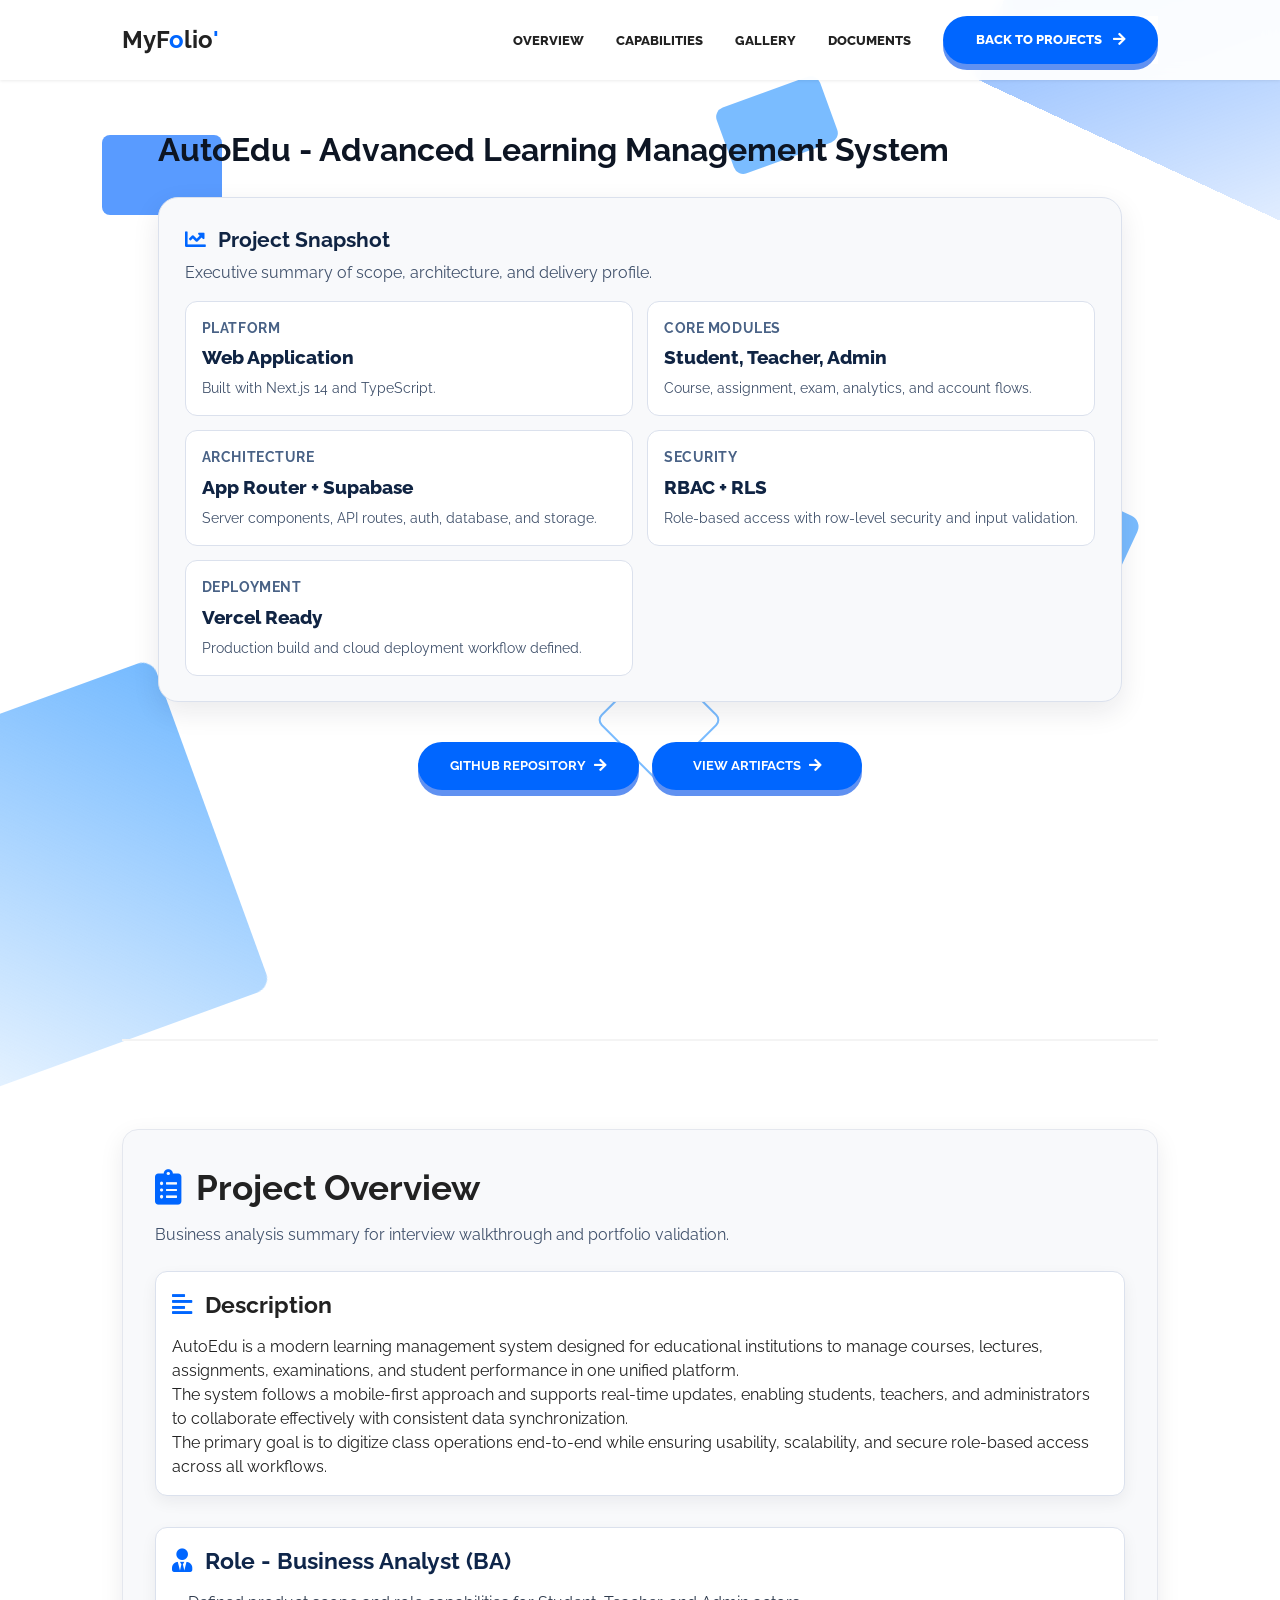
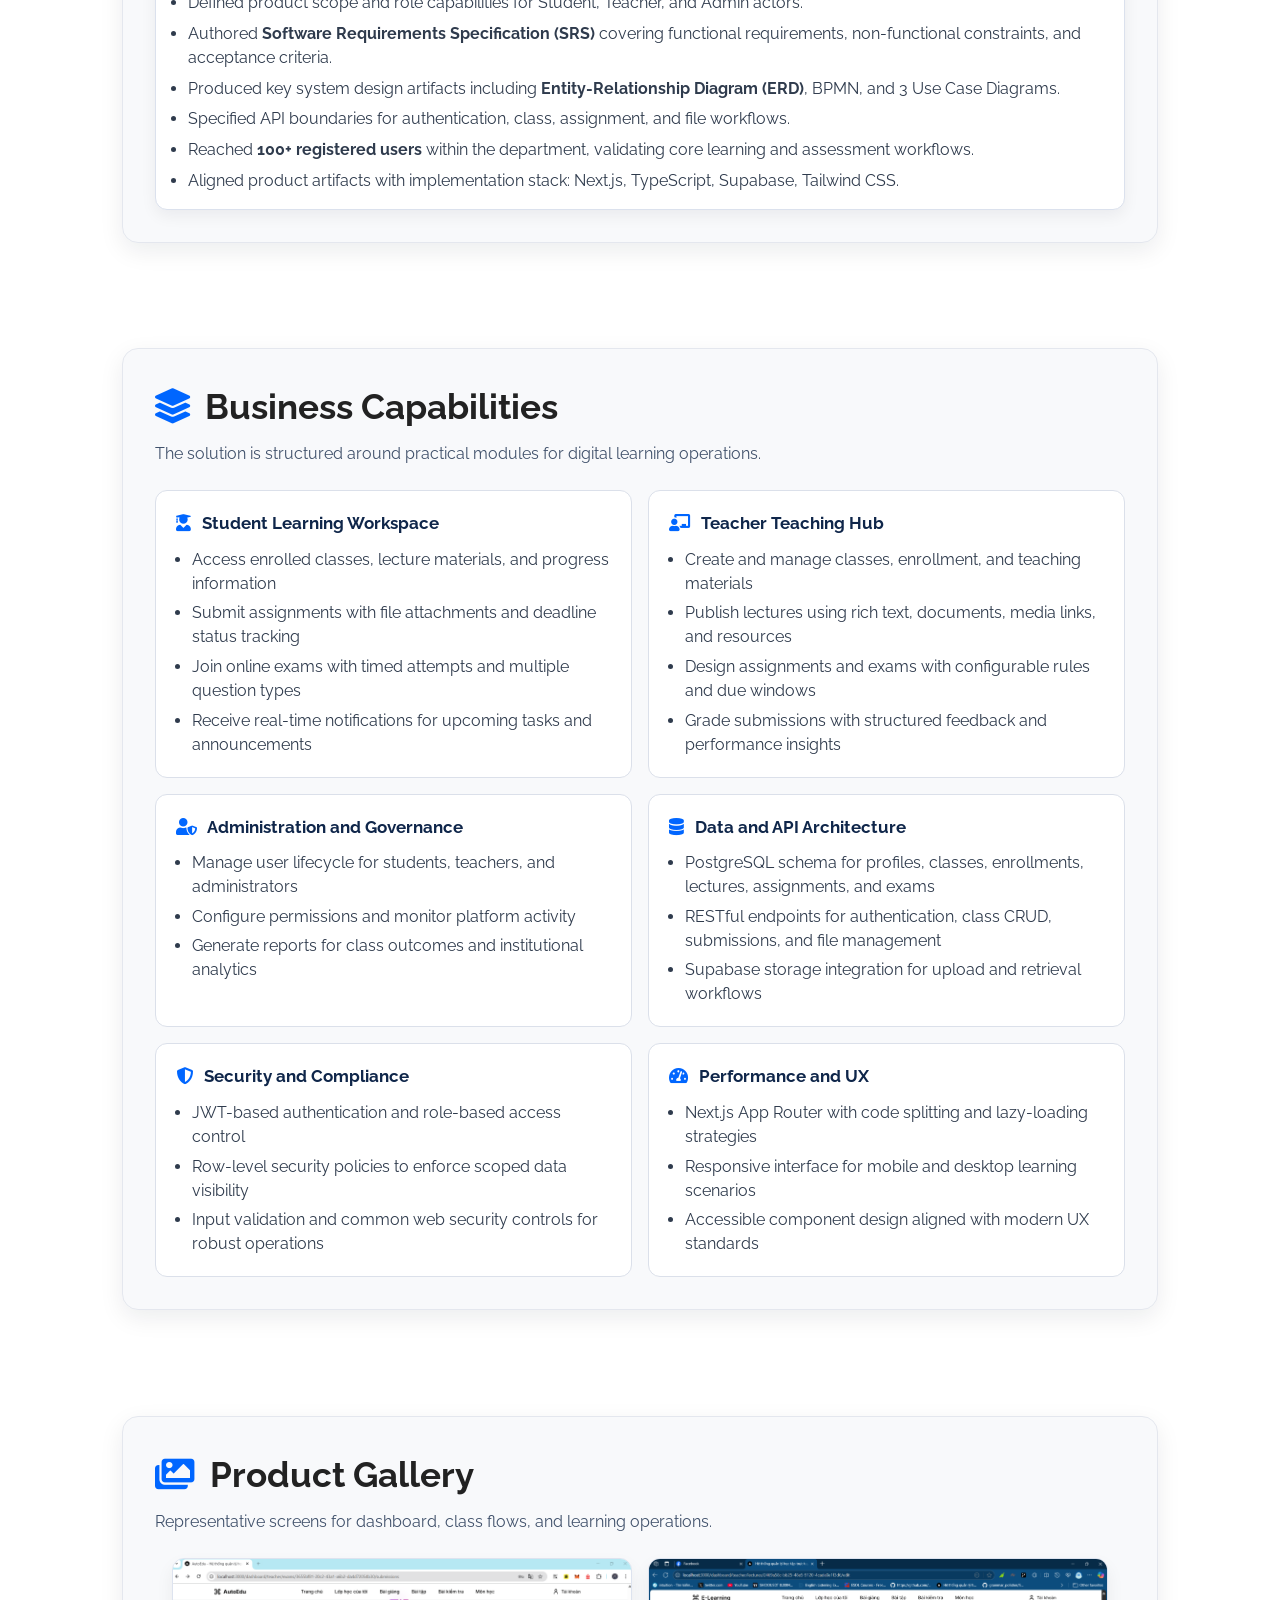
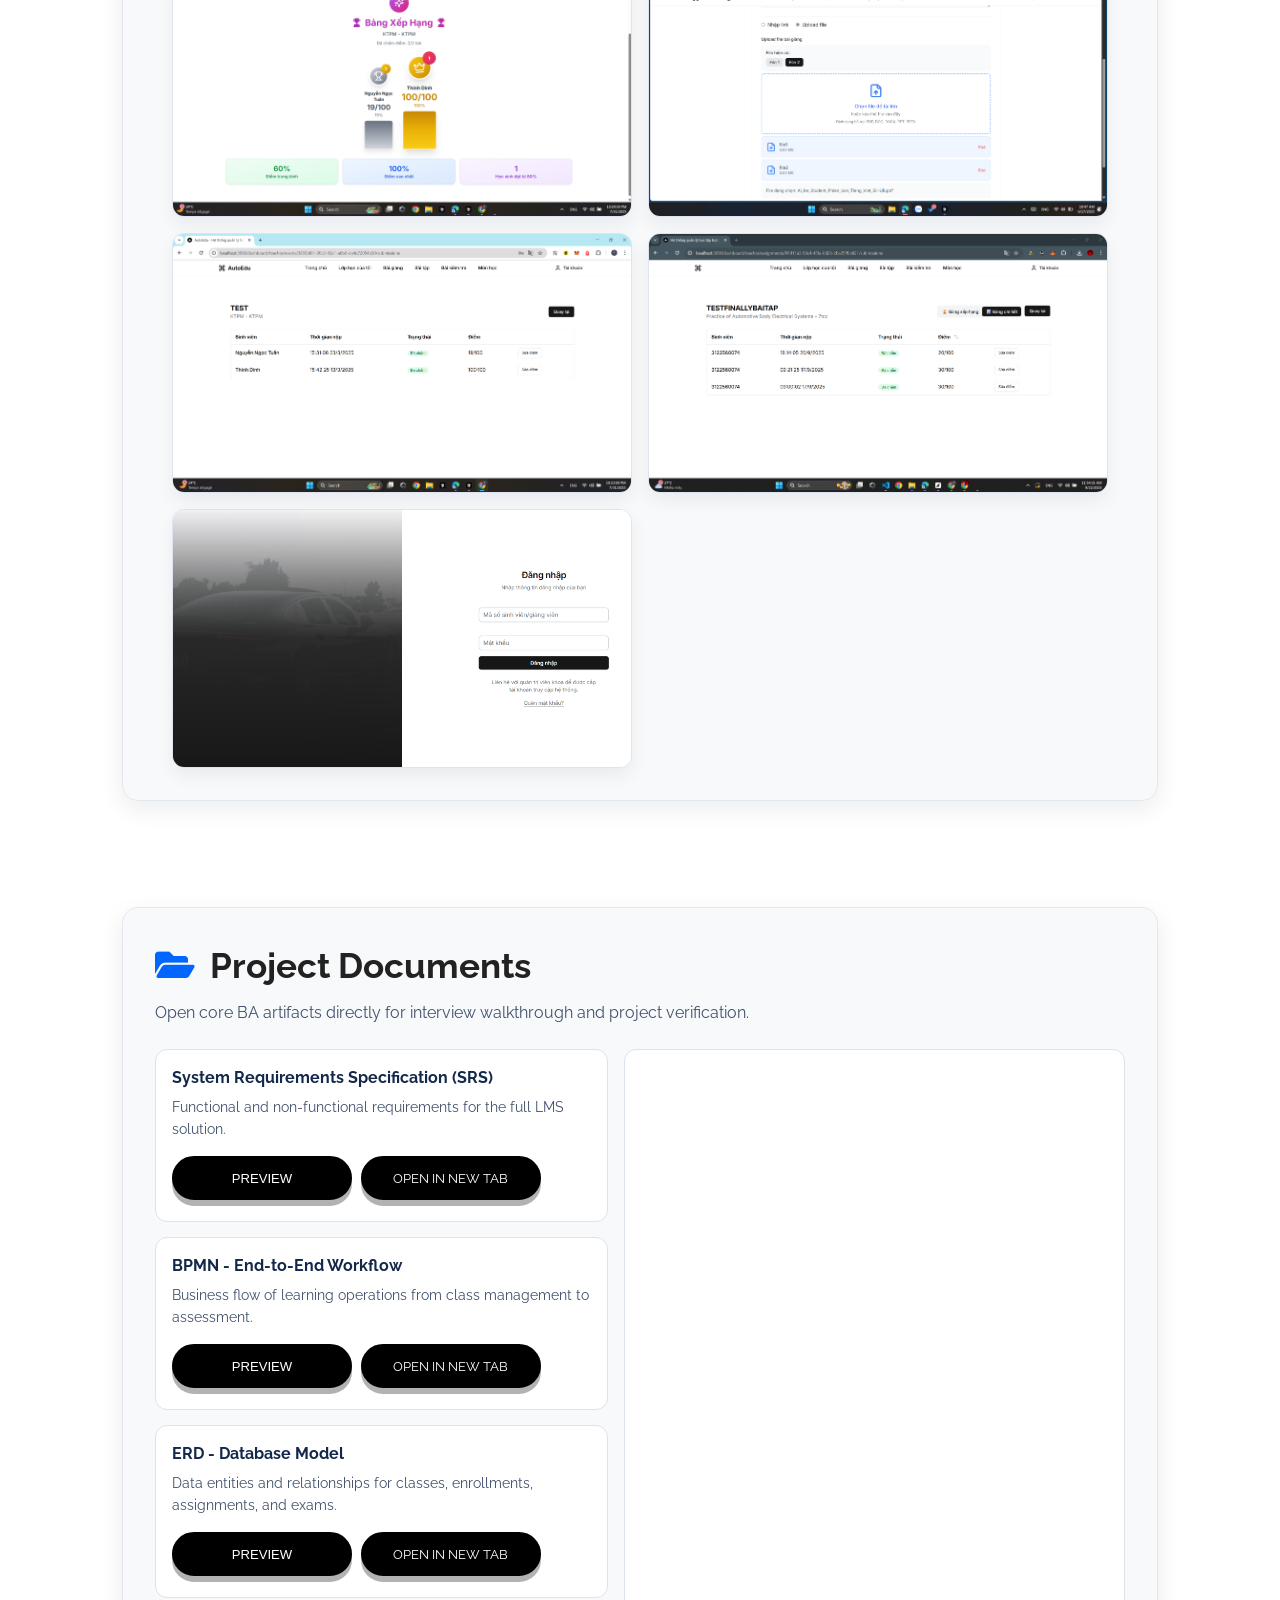
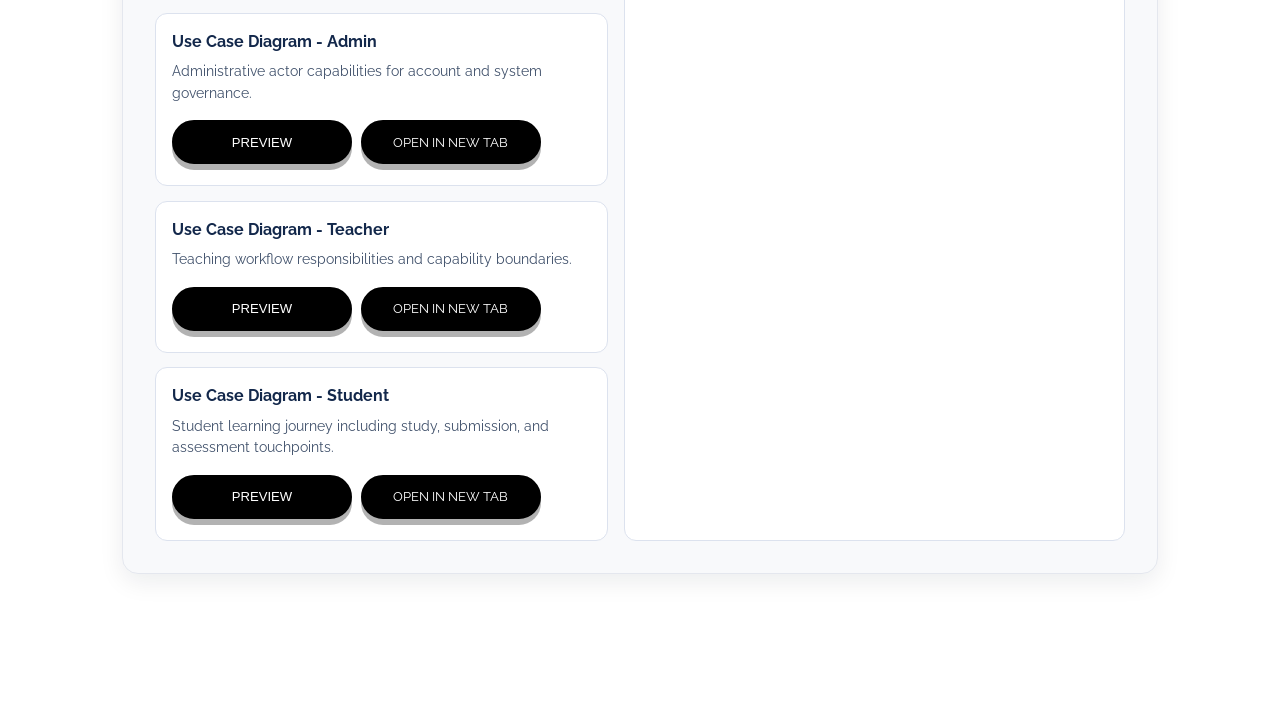
<file: autoedu-case-study.html>
<!DOCTYPE html>
<html lang="en">
  <head>
    <meta charset="UTF-8" />
    <meta http-equiv="X-UA-Compatible" content="IE=edge" />
    <meta name="viewport" content="width=device-width, initial-scale=1.0" />
    <title>AutoEdu Case Study | Nguyen Ngoc Tuan</title>
    <meta
      name="description"
      content="AutoEdu case study presenting LMS capabilities, architecture artifacts, and delivery highlights for BA portfolio."
    />

    <link
      rel="apple-touch-icon"
      sizes="180x180"
      href="assets/favicon/apple-touch-icon.png"
    />
    <link
      rel="icon"
      type="image/png"
      sizes="32x32"
      href="assets/favicon/favicon-32x32.png"
    />
    <link rel="icon" type="image/x-icon" href="assets/favicon/favicon.ico" />
    <link rel="manifest" href="assets/favicon/site.webmanifest" />

    <link
      rel="stylesheet"
      href="https://use.fontawesome.com/releases/v5.15.4/css/all.css"
      integrity="sha384-DyZ88mC6Up2uqS4h/KRgHuoeGwBcD4Ng9SiP4dIRy0EXTlnuz47vAwmeGwVChigm"
      crossorigin="anonymous"
    />
    <link rel="stylesheet" href="css/style.css" />
    <link rel="stylesheet" href="css/utilities.css" />
    <link rel="stylesheet" href="css/fintracker-case-study.css" />
    <link rel="stylesheet" href="css/autoedu-case-study.css" />
  </head>
  <body class="case-body autoedu-case">
    <div class="bg-shapes">
      <div class="shape"></div>
      <div class="shape"></div>
      <div class="shape"></div>
      <div class="shape"></div>
      <div class="shape"></div>
      <div class="shape"></div>
    </div>

    <header id="hero">
      <nav class="navbar case-navbar">
        <div class="container">
          <h1 id="logo" style="cursor:none; font-weight: bold;">
            <p style="font-weight: bold;">MyF<span style="color: #0066FF; font-weight: bold;">o</span>lio<span style="color: #0066FF;">'</span></p>
          </h1>

          <ul class="nav-menu">
            <li><a class="nav-link" href="#overview">OVERVIEW</a></li>
            <li><a class="nav-link" href="#features">CAPABILITIES</a></li>
            <li><a class="nav-link" href="#gallery">GALLERY</a></li>
            <li><a class="nav-link" href="#documents">DOCUMENTS</a></li>
            <li>
              <a class="nav-link btn btn-primary" href="index.html#projects"
                >BACK TO PROJECTS <i class="fas fa-arrow-right"></i
              ></a>
            </li>
          </ul>

          <div class="hamburger">
            <span class="bar"></span>
            <span class="bar"></span>
            <span class="bar"></span>
          </div>
        </div>
      </nav>

      <section class="case-hero container">
        <div class="case-hero-grid">
          <div class="case-hero-main">
            <h1 class="case-title">AutoEdu - Advanced Learning Management System</h1>
            <section class="case-snapshot">
              <div class="case-snapshot-header">
                <h3><i class="fas fa-chart-line"></i> Project Snapshot</h3>
                <p>Executive summary of scope, architecture, and delivery profile.</p>
              </div>
              <div class="snapshot-grid">
                <article class="snapshot-item">
                  <h4>Platform</h4>
                  <p class="snapshot-value">Web Application</p>
                  <p class="snapshot-note">Built with Next.js 14 and TypeScript.</p>
                </article>
                <article class="snapshot-item">
                  <h4>Core Modules</h4>
                  <p class="snapshot-value">Student, Teacher, Admin</p>
                  <p class="snapshot-note">Course, assignment, exam, analytics, and account flows.</p>
                </article>
                <article class="snapshot-item">
                  <h4>Architecture</h4>
                  <p class="snapshot-value">App Router + Supabase</p>
                  <p class="snapshot-note">Server components, API routes, auth, database, and storage.</p>
                </article>
                <article class="snapshot-item">
                  <h4>Security</h4>
                  <p class="snapshot-value">RBAC + RLS</p>
                  <p class="snapshot-note">Role-based access with row-level security and input validation.</p>
                </article>
                <article class="snapshot-item">
                  <h4>Deployment</h4>
                  <p class="snapshot-value">Vercel Ready</p>
                  <p class="snapshot-note">Production build and cloud deployment workflow defined.</p>
                </article>
              </div>
            </section>
            <div class="case-hero-actions">
              <a class="btn btn-primary case-hero-btn" href="https://github.com/zaikaman/WebKhoaHocKhoaOto" target="_blank"
                >GitHub Repository<i class="fas fa-arrow-right"></i
              ></a>
              <a class="btn btn-primary case-hero-btn" href="#documents"
                >View Artifacts<i class="fas fa-arrow-right"></i
              ></a>
            </div>
          </div>
        </div>
      </section>
    </header>

    <main>
      <section id="overview" class="case-section container">
        <div class="division"></div>
        <div class="case-card">
          <div class="case-section-header">
            <h2><i class="fas fa-clipboard-list"></i> Project Overview</h2>
            <p>Business analysis summary for interview walkthrough and portfolio validation.</p>
          </div>

          <div class="case-overview">
            <div class="overview-content">
              <div class="overview-text-card">
                <h3><i class="fas fa-align-left"></i> Description</h3>
                <p>
                  AutoEdu is a modern learning management system designed for educational institutions
                  to manage courses, lectures, assignments, examinations, and student performance in
                  one unified platform.
                </p>
                <p>
                  The system follows a mobile-first approach and supports real-time updates, enabling
                  students, teachers, and administrators to collaborate effectively with consistent data
                  synchronization.
                </p>
                <p>
                  The primary goal is to digitize class operations end-to-end while ensuring usability,
                  scalability, and secure role-based access across all workflows.
                </p>
              </div>
            </div>

            <div class="overview-content">
              <div class="overview-role">
                <h3><i class="fas fa-user-tie"></i> Role - Business Analyst (BA)</h3>
                <ul>
                  <li>Defined product scope and role capabilities for Student, Teacher, and Admin actors.</li>
                  <li>Authored <strong>Software Requirements Specification (SRS)</strong> covering functional requirements, non-functional constraints, and acceptance criteria.</li>
                  <li>Produced key system design artifacts including <strong>Entity-Relationship Diagram (ERD)</strong>, BPMN, and 3 Use Case Diagrams.</li>
                  <li>Specified API boundaries for authentication, class, assignment, and file workflows.</li>
                  <li>Reached <strong>100+ registered users</strong> within the department, validating core learning and assessment workflows.</li>
                  <li>Aligned product artifacts with implementation stack: Next.js, TypeScript, Supabase, Tailwind CSS.</li>
                </ul>
              </div>
            </div>
          </div>
        </div>
      </section>

      <section id="features" class="case-section container">
        <div class="case-card">
          <div class="case-section-header">
            <h2><i class="fas fa-layer-group"></i> Business Capabilities</h2>
            <p>The solution is structured around practical modules for digital learning operations.</p>
          </div>

          <div class="feature-grid">
            <article class="feature-item">
              <h3><i class="fas fa-user-graduate"></i> Student Learning Workspace</h3>
              <ul>
                <li>Access enrolled classes, lecture materials, and progress information</li>
                <li>Submit assignments with file attachments and deadline status tracking</li>
                <li>Join online exams with timed attempts and multiple question types</li>
                <li>Receive real-time notifications for upcoming tasks and announcements</li>
              </ul>
            </article>

            <article class="feature-item">
              <h3><i class="fas fa-chalkboard-teacher"></i> Teacher Teaching Hub</h3>
              <ul>
                <li>Create and manage classes, enrollment, and teaching materials</li>
                <li>Publish lectures using rich text, documents, media links, and resources</li>
                <li>Design assignments and exams with configurable rules and due windows</li>
                <li>Grade submissions with structured feedback and performance insights</li>
              </ul>
            </article>

            <article class="feature-item">
              <h3><i class="fas fa-user-shield"></i> Administration and Governance</h3>
              <ul>
                <li>Manage user lifecycle for students, teachers, and administrators</li>
                <li>Configure permissions and monitor platform activity</li>
                <li>Generate reports for class outcomes and institutional analytics</li>
              </ul>
            </article>

            <article class="feature-item">
              <h3><i class="fas fa-database"></i> Data and API Architecture</h3>
              <ul>
                <li>PostgreSQL schema for profiles, classes, enrollments, lectures, assignments, and exams</li>
                <li>RESTful endpoints for authentication, class CRUD, submissions, and file management</li>
                <li>Supabase storage integration for upload and retrieval workflows</li>
              </ul>
            </article>

            <article class="feature-item">
              <h3><i class="fas fa-shield-alt"></i> Security and Compliance</h3>
              <ul>
                <li>JWT-based authentication and role-based access control</li>
                <li>Row-level security policies to enforce scoped data visibility</li>
                <li>Input validation and common web security controls for robust operations</li>
              </ul>
            </article>

            <article class="feature-item">
              <h3><i class="fas fa-tachometer-alt"></i> Performance and UX</h3>
              <ul>
                <li>Next.js App Router with code splitting and lazy-loading strategies</li>
                <li>Responsive interface for mobile and desktop learning scenarios</li>
                <li>Accessible component design aligned with modern UX standards</li>
              </ul>
            </article>
          </div>
        </div>
      </section>

      <section id="gallery" class="case-section container">
        <div class="case-card">
          <div class="case-section-header">
            <h2><i class="fas fa-images"></i> Product Gallery</h2>
            <p>Representative screens for dashboard, class flows, and learning operations.</p>
          </div>

          <div class="gallery-grid">
            <figure class="gallery-item">
              <img src="assets/project/learningSystem/screenshot1.png" alt="AutoEdu dashboard overview" />
            </figure>
            <figure class="gallery-item">
              <img src="assets/project/learningSystem/screenshot2.png" alt="AutoEdu class and lecture management" />
            </figure>
            <figure class="gallery-item">
              <img src="assets/project/learningSystem/screenshot3.png" alt="AutoEdu assignment workflow" />
            </figure>
            <figure class="gallery-item">
              <img src="assets/project/learningSystem/screenshot4.png" alt="AutoEdu exam creation interface" />
            </figure>
            <figure class="gallery-item">
              <img src="assets/project/learningSystem/screenshot5.png" alt="AutoEdu analytics and reports" />
            </figure>
          </div>
        </div>
      </section>

      <section id="documents" class="case-section container case-footer">
        <div class="case-card">
          <div class="case-section-header">
            <h2><i class="fas fa-folder-open"></i> Project Documents</h2>
            <p>Open core BA artifacts directly for interview walkthrough and project verification.</p>
          </div>

          <div class="document-layout">
            <div class="doc-list">
              <article class="doc-card">
                <h3>System Requirements Specification (SRS)</h3>
                <p>Functional and non-functional requirements for the full LMS solution.</p>
                <div class="doc-actions">
                  <button class="btn btn-secondary doc-open" style="cursor: pointer;" data-src="docs/learningSystem/System Requirements Specification.pdf">Preview</button>
                  <a class="btn btn-secondary doc-open" href="docs/learningSystem/System Requirements Specification.pdf" target="_blank">Open in New Tab</a>
                </div>
              </article>

              <article class="doc-card">
                <h3>BPMN - End-to-End Workflow</h3>
                <p>Business flow of learning operations from class management to assessment.</p>
                <div class="doc-actions">
                  <button class="btn btn-secondary doc-open" style="cursor: pointer;" data-src="docs/learningSystem/BPMN.png">Preview</button>
                  <a class="btn btn-secondary doc-open" href="docs/learningSystem/BPMN.png" target="_blank">Open in New Tab</a>
                </div>
              </article>

              <article class="doc-card">
                <h3>ERD - Database Model</h3>
                <p>Data entities and relationships for classes, enrollments, assignments, and exams.</p>
                <div class="doc-actions">
                  <button class="btn btn-secondary doc-open" style="cursor: pointer;" data-src="docs/learningSystem/ERD.png">Preview</button>
                  <a class="btn btn-secondary doc-open" href="docs/learningSystem/ERD.png" target="_blank">Open in New Tab</a>
                </div>
              </article>

              <article class="doc-card">
                <h3>Use Case Diagram - Admin</h3>
                <p>Administrative actor capabilities for account and system governance.</p>
                <div class="doc-actions">
                  <button class="btn btn-secondary doc-open" style="cursor: pointer;" data-src="docs/learningSystem/usecasediagram-adminpng.png">Preview</button>
                  <a class="btn btn-secondary doc-open" href="docs/learningSystem/usecasediagram-adminpng.png" target="_blank">Open in New Tab</a>
                </div>
              </article>

              <article class="doc-card">
                <h3>Use Case Diagram - Teacher</h3>
                <p>Teaching workflow responsibilities and capability boundaries.</p>
                <div class="doc-actions">
                  <button class="btn btn-secondary doc-open" style="cursor: pointer;" data-src="docs/learningSystem/usecasediagram-teacher.png">Preview</button>
                  <a class="btn btn-secondary doc-open" href="docs/learningSystem/usecasediagram-teacher.png" target="_blank">Open in New Tab</a>
                </div>
              </article>

              <article class="doc-card">
                <h3>Use Case Diagram - Student</h3>
                <p>Student learning journey including study, submission, and assessment touchpoints.</p>
                <div class="doc-actions">
                  <button class="btn btn-secondary doc-open" style="cursor: pointer;" data-src="docs/learningSystem/usecasediagram-student.png">Preview</button>
                  <a class="btn btn-secondary doc-open" href="docs/learningSystem/usecasediagram-student.png" target="_blank">Open in New Tab</a>
                </div>
              </article>
            </div>

            <div class="doc-preview">
              <iframe
                id="doc-frame"
                title="AutoEdu artifact preview"
                src="docs/learningSystem/System Requirements Specification.pdf"
              ></iframe>
            </div>
          </div>
        </div>
      </section>
    </main>

    <script>
      const hamburger = document.querySelector(".hamburger");
      const navMenu = document.querySelector(".nav-menu");
      const navLinks = document.querySelectorAll(".nav-link");
      const openDocButtons = document.querySelectorAll(".doc-open");
      const docFrame = document.getElementById("doc-frame");

      if (hamburger && navMenu) {
        hamburger.addEventListener("click", () => {
          hamburger.classList.toggle("active");
          navMenu.classList.toggle("active");
        });
      }

      navLinks.forEach((link) => {
        link.addEventListener("click", () => {
          if (hamburger && navMenu) {
            hamburger.classList.remove("active");
            navMenu.classList.remove("active");
          }
        });
      });

      openDocButtons.forEach((button) => {
        button.addEventListener("click", () => {
          const src = button.getAttribute("data-src");
          if (src) {
            docFrame.setAttribute("src", src);
          }
        });
      });
    </script>
  </body>
</html>
</file>
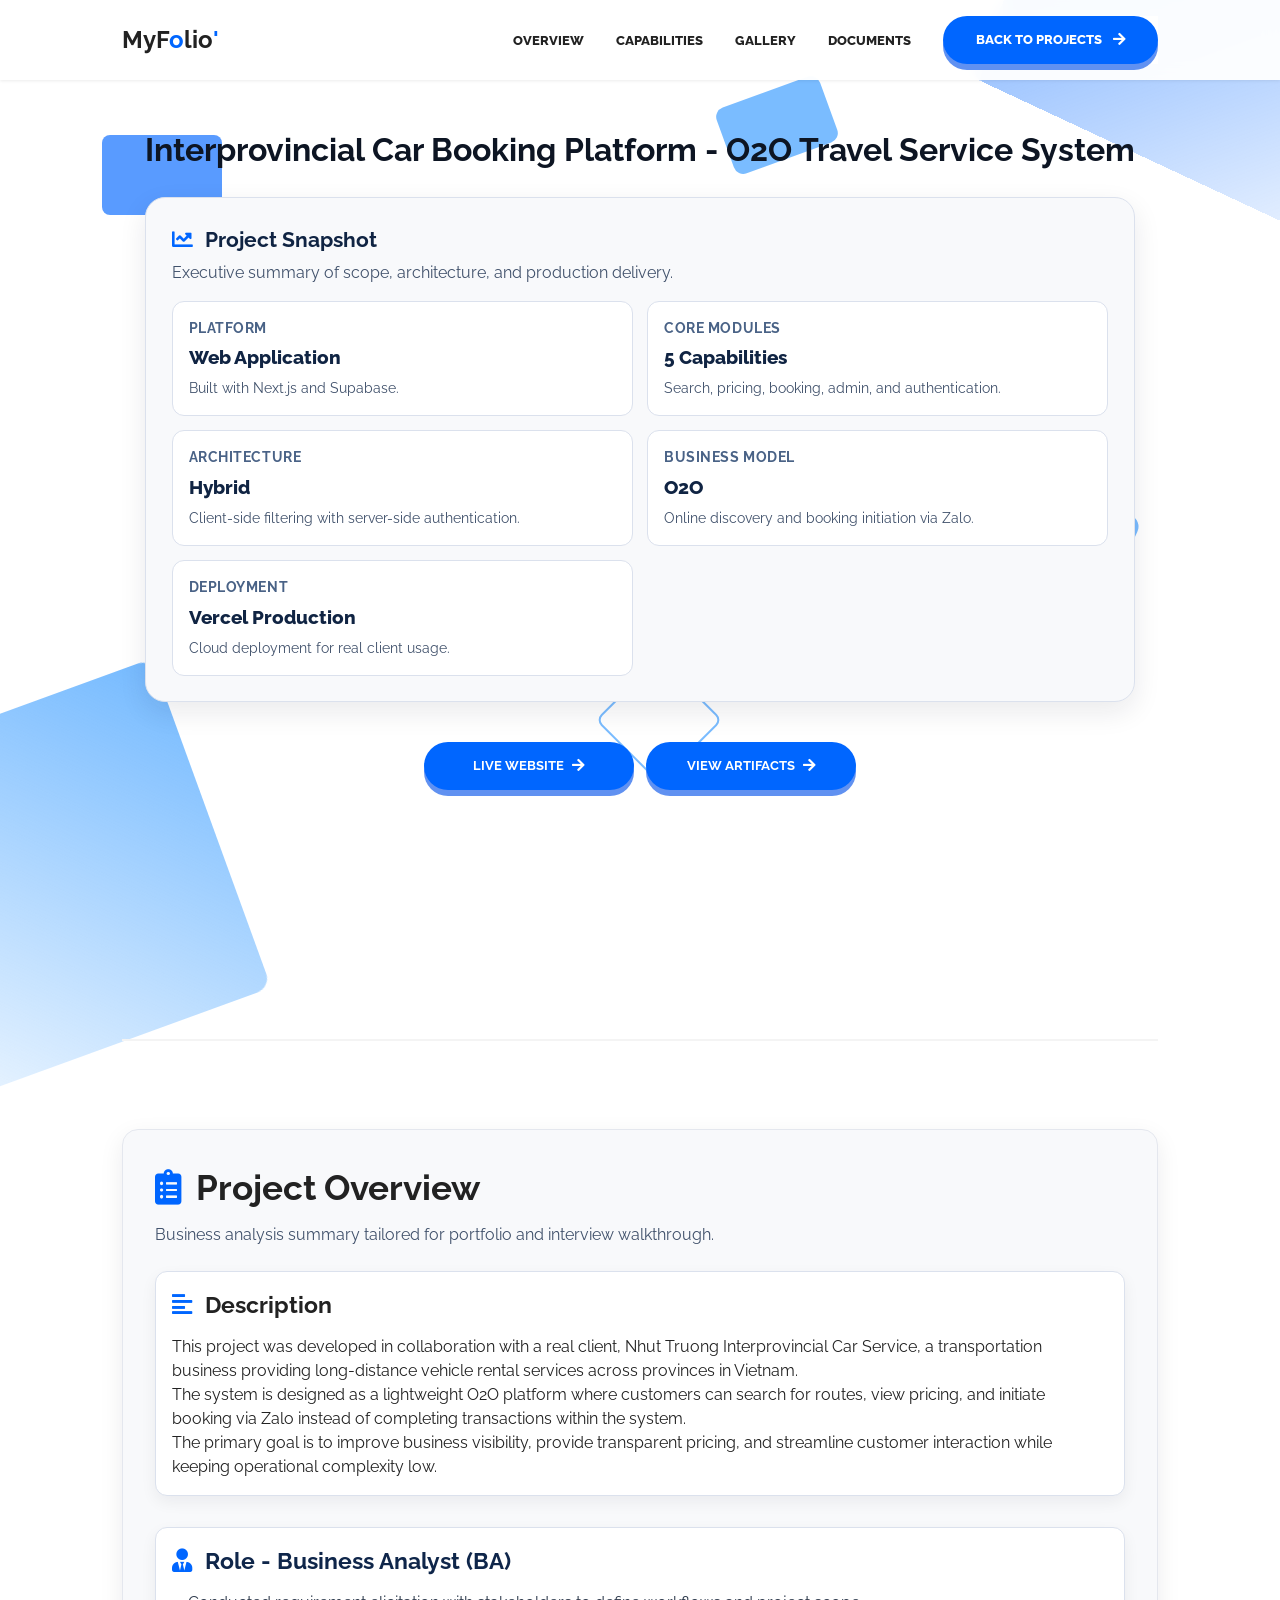
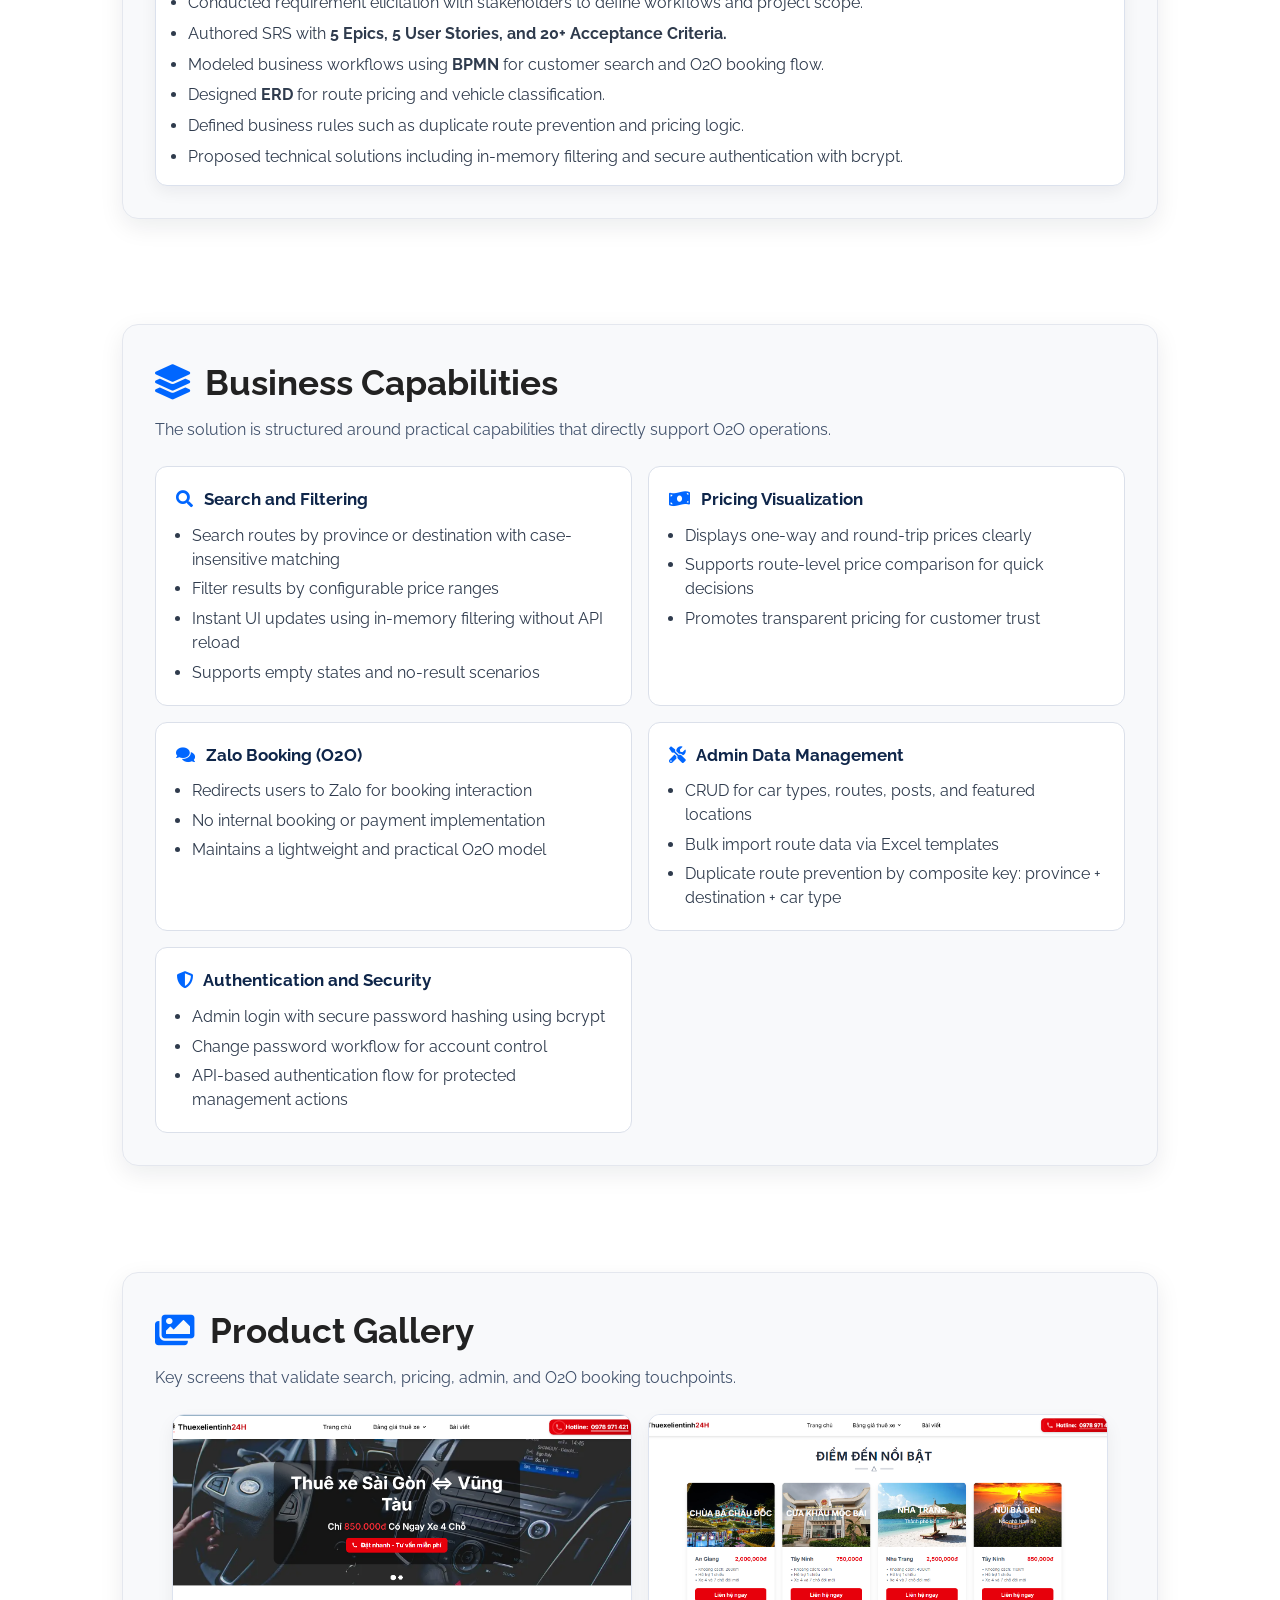
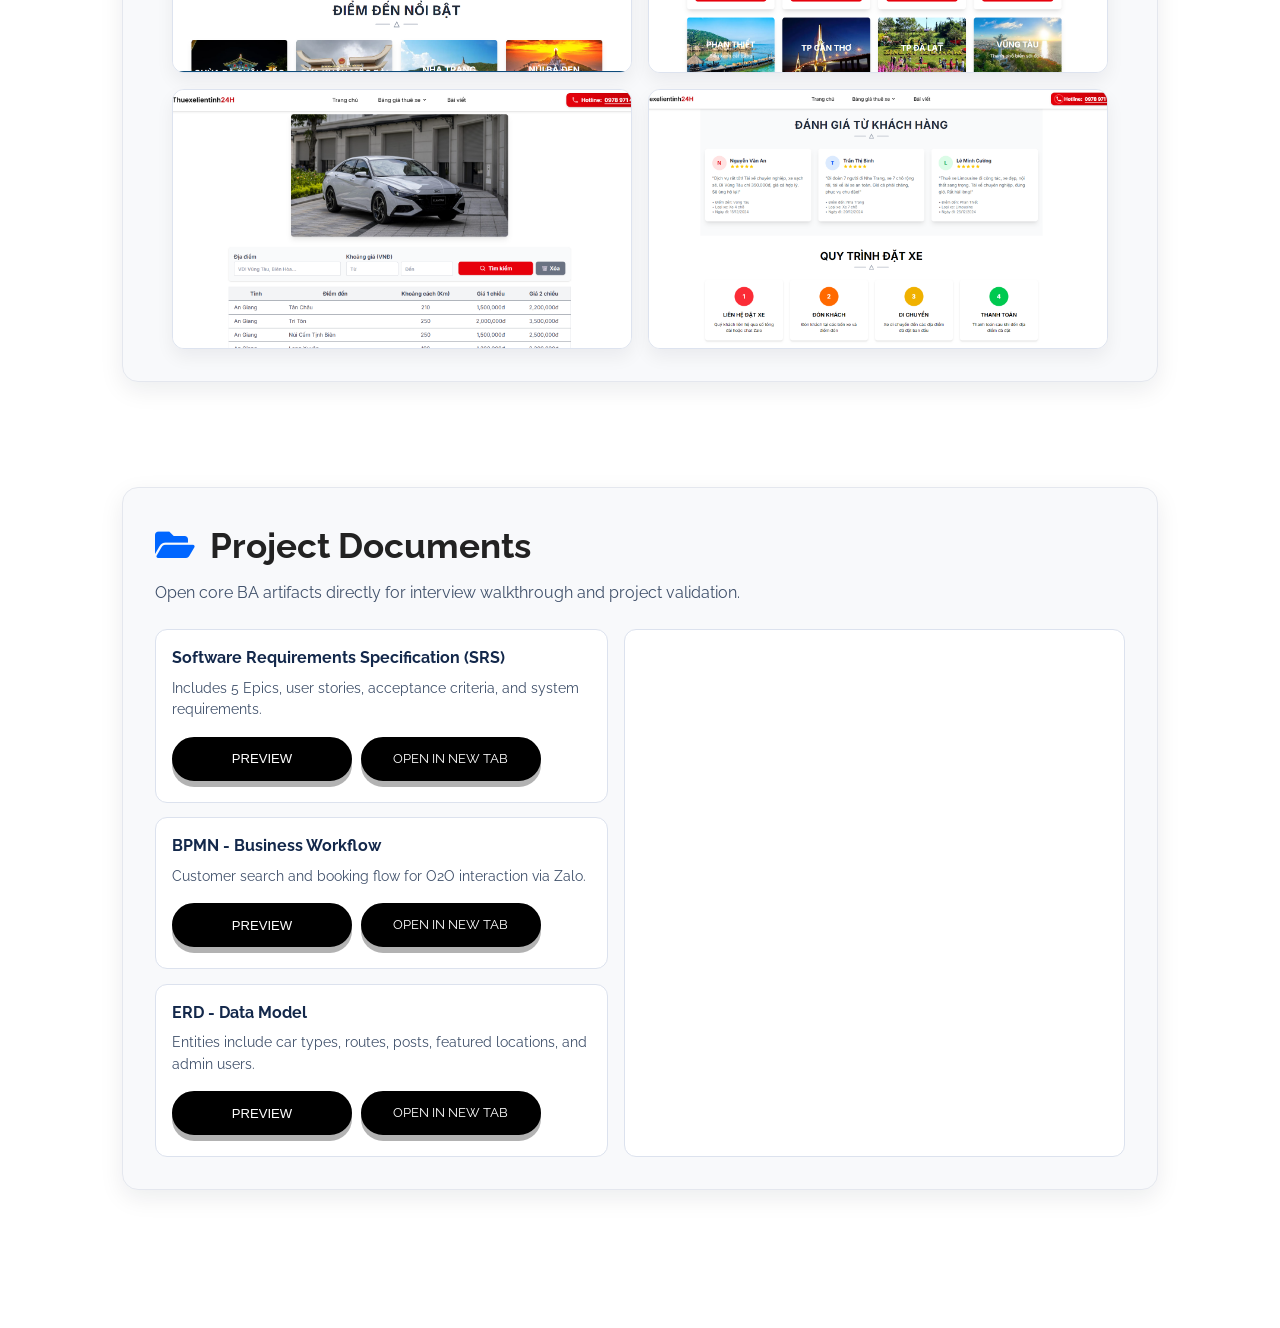
<file: carbooking-case-study.html>
<!DOCTYPE html>
<html lang="en">
  <head>
    <meta charset="UTF-8" />
    <meta http-equiv="X-UA-Compatible" content="IE=edge" />
    <meta name="viewport" content="width=device-width, initial-scale=1.0" />
    <title>Interprovincial Car Booking Case Study | Nguyen Ngoc Tuan</title>
    <meta
      name="description"
      content="Interprovincial Car Booking Platform case study presenting business capabilities, workflow artifacts, and delivery profile for BA portfolio."
    />

    <link
      rel="apple-touch-icon"
      sizes="180x180"
      href="assets/favicon/apple-touch-icon.png"
    />
    <link
      rel="icon"
      type="image/png"
      sizes="32x32"
      href="assets/favicon/favicon-32x32.png"
    />
    <link rel="icon" type="image/x-icon" href="assets/favicon/favicon.ico" />
    <link rel="manifest" href="assets/favicon/site.webmanifest" />

    <link
      rel="stylesheet"
      href="https://use.fontawesome.com/releases/v5.15.4/css/all.css"
      integrity="sha384-DyZ88mC6Up2uqS4h/KRgHuoeGwBcD4Ng9SiP4dIRy0EXTlnuz47vAwmeGwVChigm"
      crossorigin="anonymous"
    />
    <link rel="stylesheet" href="css/style.css" />
    <link rel="stylesheet" href="css/utilities.css" />
    <link rel="stylesheet" href="css/fintracker-case-study.css" />
    <link rel="stylesheet" href="css/carbooking-case-study.css" />
  </head>
  <body class="case-body carbooking-case">
    <div class="bg-shapes">
      <div class="shape"></div>
      <div class="shape"></div>
      <div class="shape"></div>
      <div class="shape"></div>
      <div class="shape"></div>
      <div class="shape"></div>
    </div>

    <header id="hero">
      <nav class="navbar case-navbar">
        <div class="container">
          <h1 id="logo" style="cursor:none; font-weight: bold;">
            <p style="font-weight: bold;">MyF<span style="color: #0066FF; font-weight: bold;">o</span>lio<span style="color: #0066FF;">'</span></p>
          </h1>

          <ul class="nav-menu">
            <li><a class="nav-link" href="#overview">OVERVIEW</a></li>
            <li><a class="nav-link" href="#features">CAPABILITIES</a></li>
            <li><a class="nav-link" href="#gallery">GALLERY</a></li>
            <li><a class="nav-link" href="#documents">DOCUMENTS</a></li>
            <li>
              <a class="nav-link btn btn-primary" href="index.html#projects"
                >BACK TO PROJECTS <i class="fas fa-arrow-right"></i
              ></a>
            </li>
          </ul>

          <div class="hamburger">
            <span class="bar"></span>
            <span class="bar"></span>
            <span class="bar"></span>
          </div>
        </div>
      </nav>

      <section class="case-hero container">
        <div class="case-hero-grid">
          <div class="case-hero-main">
            <h1 class="case-title">Interprovincial Car Booking Platform - O2O Travel Service System</h1>
            <section class="case-snapshot">
              <div class="case-snapshot-header">
                <h3><i class="fas fa-chart-line"></i> Project Snapshot</h3>
                <p>Executive summary of scope, architecture, and production delivery.</p>
              </div>
              <div class="snapshot-grid">
                <article class="snapshot-item">
                  <h4>Platform</h4>
                  <p class="snapshot-value">Web Application</p>
                  <p class="snapshot-note">Built with Next.js and Supabase.</p>
                </article>
                <article class="snapshot-item">
                  <h4>Core Modules</h4>
                  <p class="snapshot-value">5 Capabilities</p>
                  <p class="snapshot-note">Search, pricing, booking, admin, and authentication.</p>
                </article>
                <article class="snapshot-item">
                  <h4>Architecture</h4>
                  <p class="snapshot-value">Hybrid</p>
                  <p class="snapshot-note">Client-side filtering with server-side authentication.</p>
                </article>
                <article class="snapshot-item">
                  <h4>Business Model</h4>
                  <p class="snapshot-value">O2O</p>
                  <p class="snapshot-note">Online discovery and booking initiation via Zalo.</p>
                </article>
                <article class="snapshot-item">
                  <h4>Deployment</h4>
                  <p class="snapshot-value">Vercel Production</p>
                  <p class="snapshot-note">Cloud deployment for real client usage.</p>
                </article>
              </div>
            </section>
            <div class="case-hero-actions">
              <a class="btn btn-primary case-hero-btn" href="https://www.dulichlientinh24h.com/" target="_blank"
                >Live Website<i class="fas fa-arrow-right"></i
              ></a>
              <a class="btn btn-primary case-hero-btn" href="#documents"
                >View Artifacts<i class="fas fa-arrow-right"></i
              ></a>
            </div>
          </div>
        </div>
      </section>
    </header>

    <main>
      <section id="overview" class="case-section container">
        <div class="division"></div>
        <div class="case-card">
          <div class="case-section-header">
            <h2><i class="fas fa-clipboard-list"></i> Project Overview</h2>
            <p>Business analysis summary tailored for portfolio and interview walkthrough.</p>
          </div>

          <div class="case-overview">
            <div class="overview-content">
              <div class="overview-text-card">
                <h3><i class="fas fa-align-left"></i> Description</h3>
                <p>
                  This project was developed in collaboration with a real client, Nhut Truong
                  Interprovincial Car Service, a transportation business providing long-distance
                  vehicle rental services across provinces in Vietnam.
                </p>
                <p>
                  The system is designed as a lightweight O2O platform where customers can search
                  for routes, view pricing, and initiate booking via Zalo instead of completing
                  transactions within the system.
                </p>
                <p>
                  The primary goal is to improve business visibility, provide transparent pricing,
                  and streamline customer interaction while keeping operational complexity low.
                </p>
              </div>
            </div>

            <div class="overview-content">
              <div class="overview-role">
                <h3><i class="fas fa-user-tie"></i> Role - Business Analyst (BA)</h3>
                <ul>
                  <li>Conducted requirement elicitation with stakeholders to define workflows and project scope.</li>
                  <li>Authored SRS with <strong>5 Epics, 5 User Stories, and 20+ Acceptance Criteria.</strong></li>
                  <li>Modeled business workflows using <strong>BPMN</strong> for customer search and O2O booking flow.</li>
                  <li>Designed <strong>ERD</strong> for route pricing and vehicle classification.</li>
                  <li>Defined business rules such as duplicate route prevention and pricing logic.</li>
                  <li>Proposed technical solutions including in-memory filtering and secure authentication with bcrypt.</li>
                </ul>
              </div>
            </div>
          </div>
        </div>
      </section>

      <section id="features" class="case-section container">
        <div class="case-card">
          <div class="case-section-header">
            <h2><i class="fas fa-layer-group"></i> Business Capabilities</h2>
            <p>The solution is structured around practical capabilities that directly support O2O operations.</p>
          </div>

          <div class="feature-grid">
            <article class="feature-item">
              <h3><i class="fas fa-search"></i> Search and Filtering</h3>
              <ul>
                <li>Search routes by province or destination with case-insensitive matching</li>
                <li>Filter results by configurable price ranges</li>
                <li>Instant UI updates using in-memory filtering without API reload</li>
                <li>Supports empty states and no-result scenarios</li>
              </ul>
            </article>

            <article class="feature-item">
              <h3><i class="fas fa-money-bill-wave"></i> Pricing Visualization</h3>
              <ul>
                <li>Displays one-way and round-trip prices clearly</li>
                <li>Supports route-level price comparison for quick decisions</li>
                <li>Promotes transparent pricing for customer trust</li>
              </ul>
            </article>

            <article class="feature-item">
              <h3><i class="fas fa-comments"></i> Zalo Booking (O2O)</h3>
              <ul>
                <li>Redirects users to Zalo for booking interaction</li>
                <li>No internal booking or payment implementation</li>
                <li>Maintains a lightweight and practical O2O model</li>
              </ul>
            </article>

            <article class="feature-item">
              <h3><i class="fas fa-tools"></i> Admin Data Management</h3>
              <ul>
                <li>CRUD for car types, routes, posts, and featured locations</li>
                <li>Bulk import route data via Excel templates</li>
                <li>Duplicate route prevention by composite key: province + destination + car type</li>
              </ul>
            </article>

            <article class="feature-item">
              <h3><i class="fas fa-shield-alt"></i> Authentication and Security</h3>
              <ul>
                <li>Admin login with secure password hashing using bcrypt</li>
                <li>Change password workflow for account control</li>
                <li>API-based authentication flow for protected management actions</li>
              </ul>
            </article>
          </div>
        </div>
      </section>

      <section id="gallery" class="case-section container">
        <div class="case-card">
          <div class="case-section-header">
            <h2><i class="fas fa-images"></i> Product Gallery</h2>
            <p>Key screens that validate search, pricing, admin, and O2O booking touchpoints.</p>
          </div>

          <div class="gallery-grid">
            <figure class="gallery-item">
              <img src="assets/project/carBooking/Screenshot1.png" alt="Homepage search interface" />
            </figure>
            <figure class="gallery-item">
              <img src="assets/project/carBooking/Screenshot2.png" alt="Route result and pricing table" />
            </figure>
            <figure class="gallery-item">
              <img src="assets/project/carBooking/Screenshot3.png" alt="Zalo booking interaction button" />
            </figure>
            <figure class="gallery-item">
              <img src="assets/project/carBooking/Screenshot4.png" alt="Admin dashboard overview" />
            </figure>
          </div>
        </div>
      </section>

      <section id="documents" class="case-section container case-footer">
        <div class="case-card">
          <div class="case-section-header">
            <h2><i class="fas fa-folder-open"></i> Project Documents</h2>
            <p>Open core BA artifacts directly for interview walkthrough and project validation.</p>
          </div>

          <div class="document-layout">
            <div class="doc-list">
              <article class="doc-card">
                <h3>Software Requirements Specification (SRS)</h3>
                <p>Includes 5 Epics, user stories, acceptance criteria, and system requirements.</p>
                <div class="doc-actions">
                  <button class="btn btn-secondary doc-open" style="cursor: pointer;" data-src="docs/carBooking/Software Requirements Specification.pdf">Preview</button>
                  <a class="btn btn-secondary doc-open" href="docs/carBooking/Software Requirements Specification.pdf" target="_blank">Open in New Tab</a>
                </div>
              </article>

              <article class="doc-card">
                <h3>BPMN - Business Workflow</h3>
                <p>Customer search and booking flow for O2O interaction via Zalo.</p>
                <div class="doc-actions">
                  <button class="btn btn-secondary doc-open" style="cursor: pointer;" data-src="docs/carBooking/BPMN2.png">Preview</button>
                  <a class="btn btn-secondary doc-open" href="docs/carBooking/BPMN2.png" target="_blank">Open in New Tab</a>
                </div>
              </article>

              <article class="doc-card">
                <h3>ERD - Data Model</h3>
                <p>Entities include car types, routes, posts, featured locations, and admin users.</p>
                <div class="doc-actions">
                  <button class="btn btn-secondary doc-open" style="cursor: pointer;" data-src="docs/carBooking/ERD.png">Preview</button>
                  <a class="btn btn-secondary doc-open" href="docs/carBooking/ERD.png" target="_blank">Open in New Tab</a>
                </div>
              </article>
            </div>

            <div class="doc-preview">
              <iframe
                id="doc-frame"
                title="Interprovincial car booking artifact preview"
                src="docs/carBooking/Software Requirements Specification.pdf"
              ></iframe>
            </div>
          </div>
        </div>
      </section>
    </main>

    <script>
      const hamburger = document.querySelector(".hamburger");
      const navMenu = document.querySelector(".nav-menu");
      const navLinks = document.querySelectorAll(".nav-link");
      const openDocButtons = document.querySelectorAll(".doc-open");
      const docFrame = document.getElementById("doc-frame");

      if (hamburger && navMenu) {
        hamburger.addEventListener("click", () => {
          hamburger.classList.toggle("active");
          navMenu.classList.toggle("active");
        });
      }

      navLinks.forEach((link) => {
        link.addEventListener("click", () => {
          if (hamburger && navMenu) {
            hamburger.classList.remove("active");
            navMenu.classList.remove("active");
          }
        });
      });

      openDocButtons.forEach((button) => {
        button.addEventListener("click", () => {
          const src = button.getAttribute("data-src");
          if (src) {
            docFrame.setAttribute("src", src);
          }
        });
      });
    </script>
  </body>
</html>
</file>
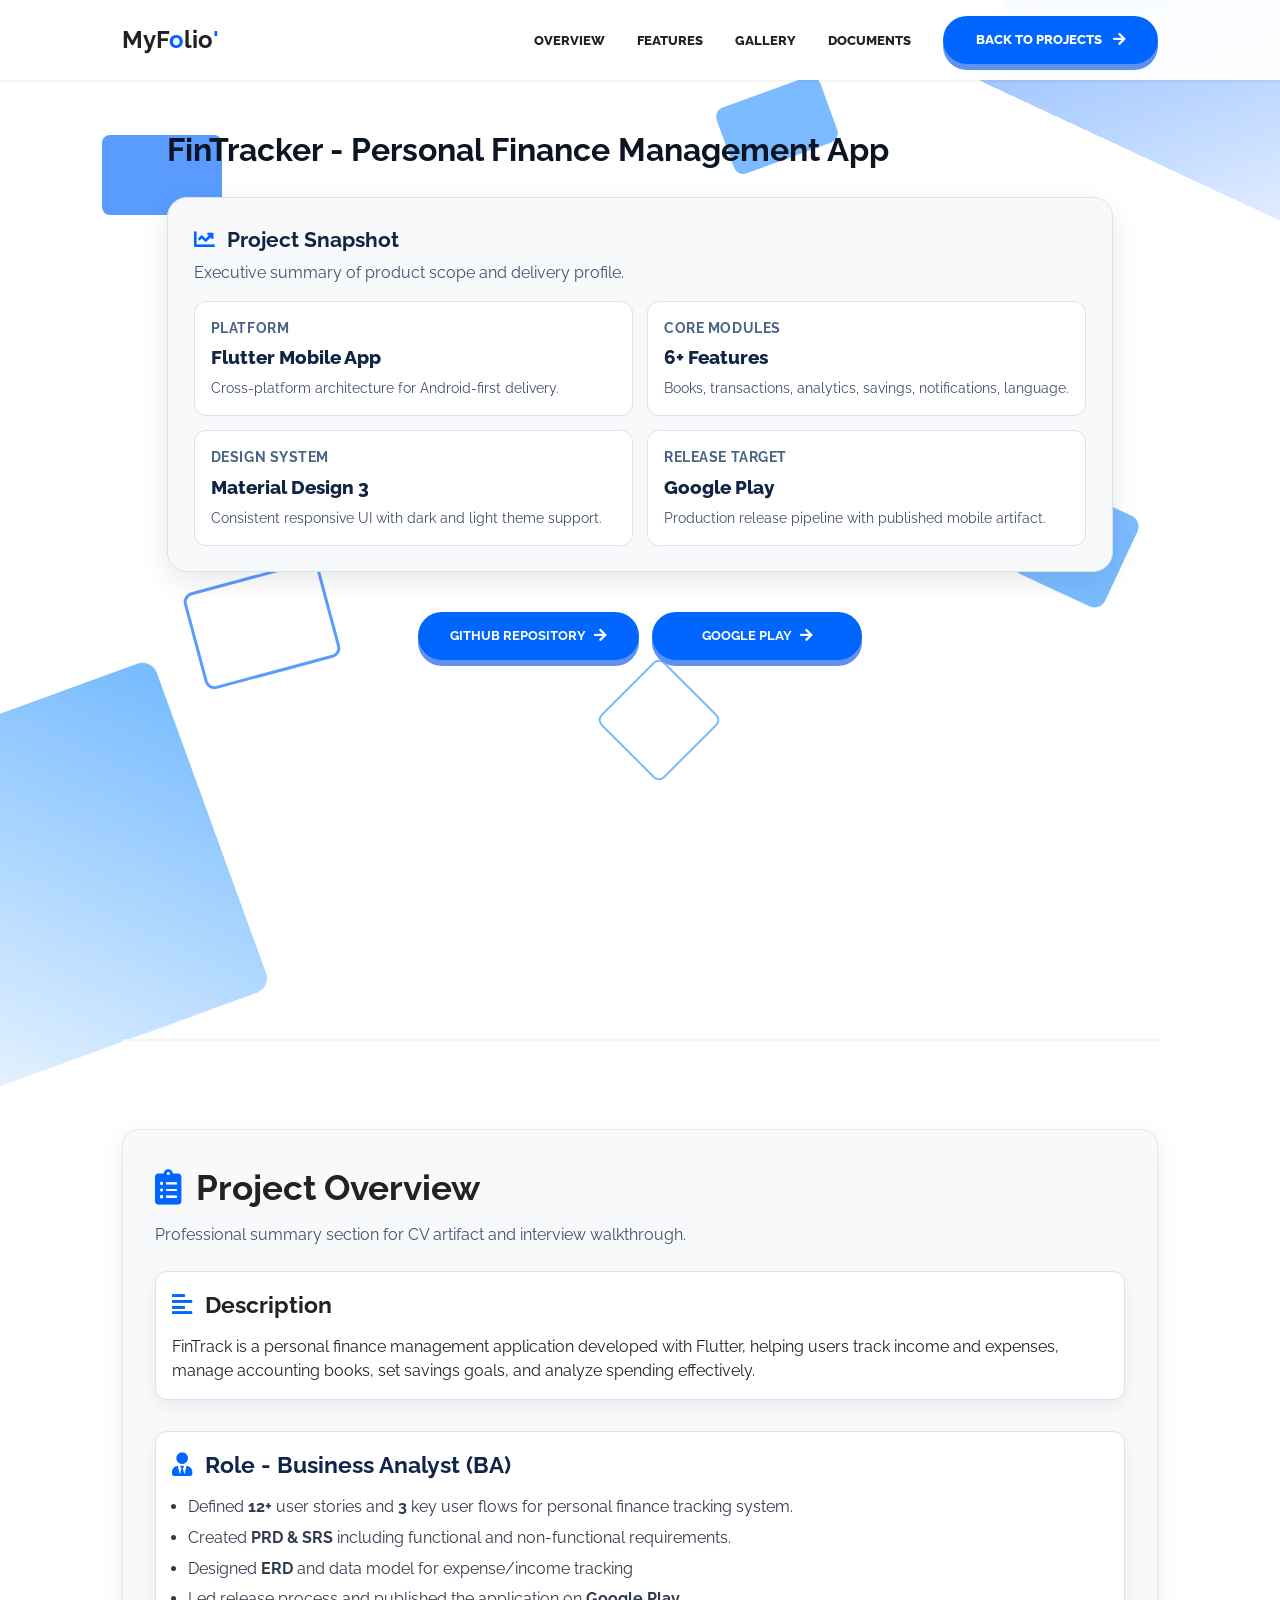
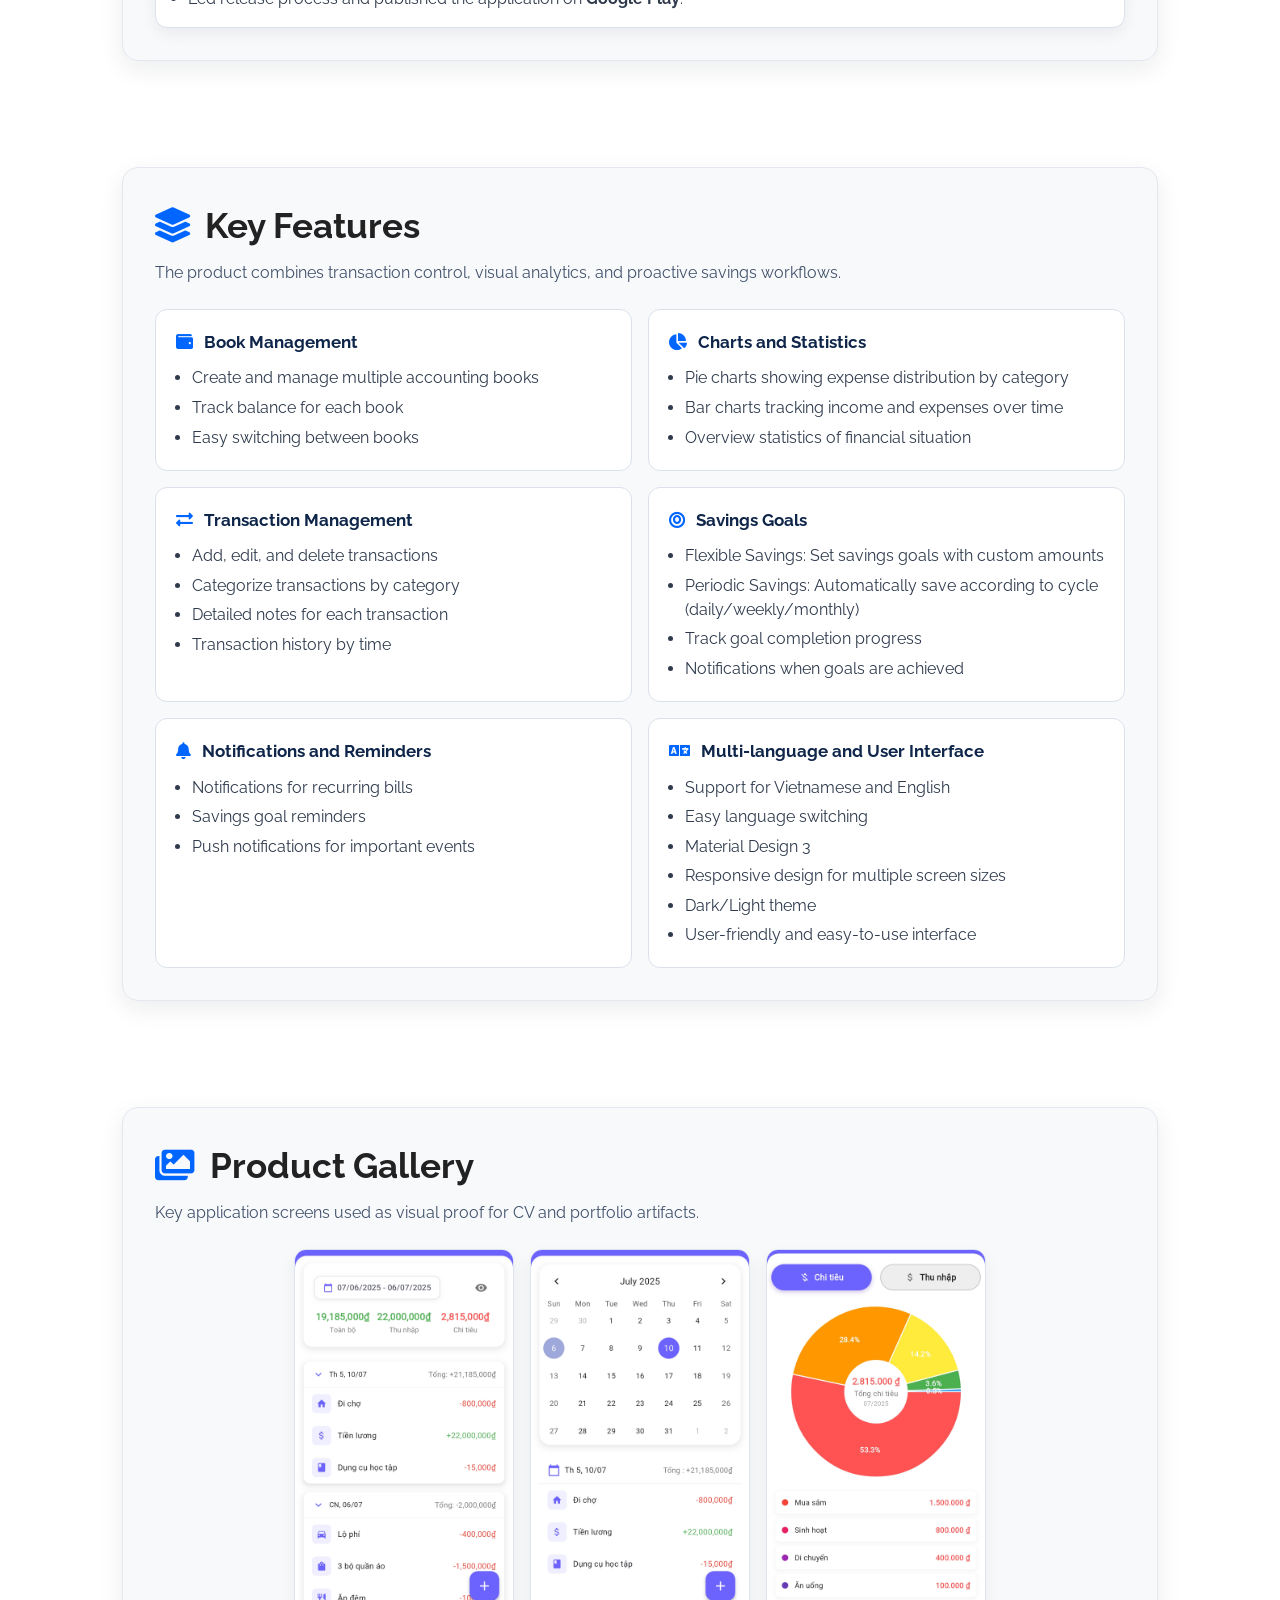
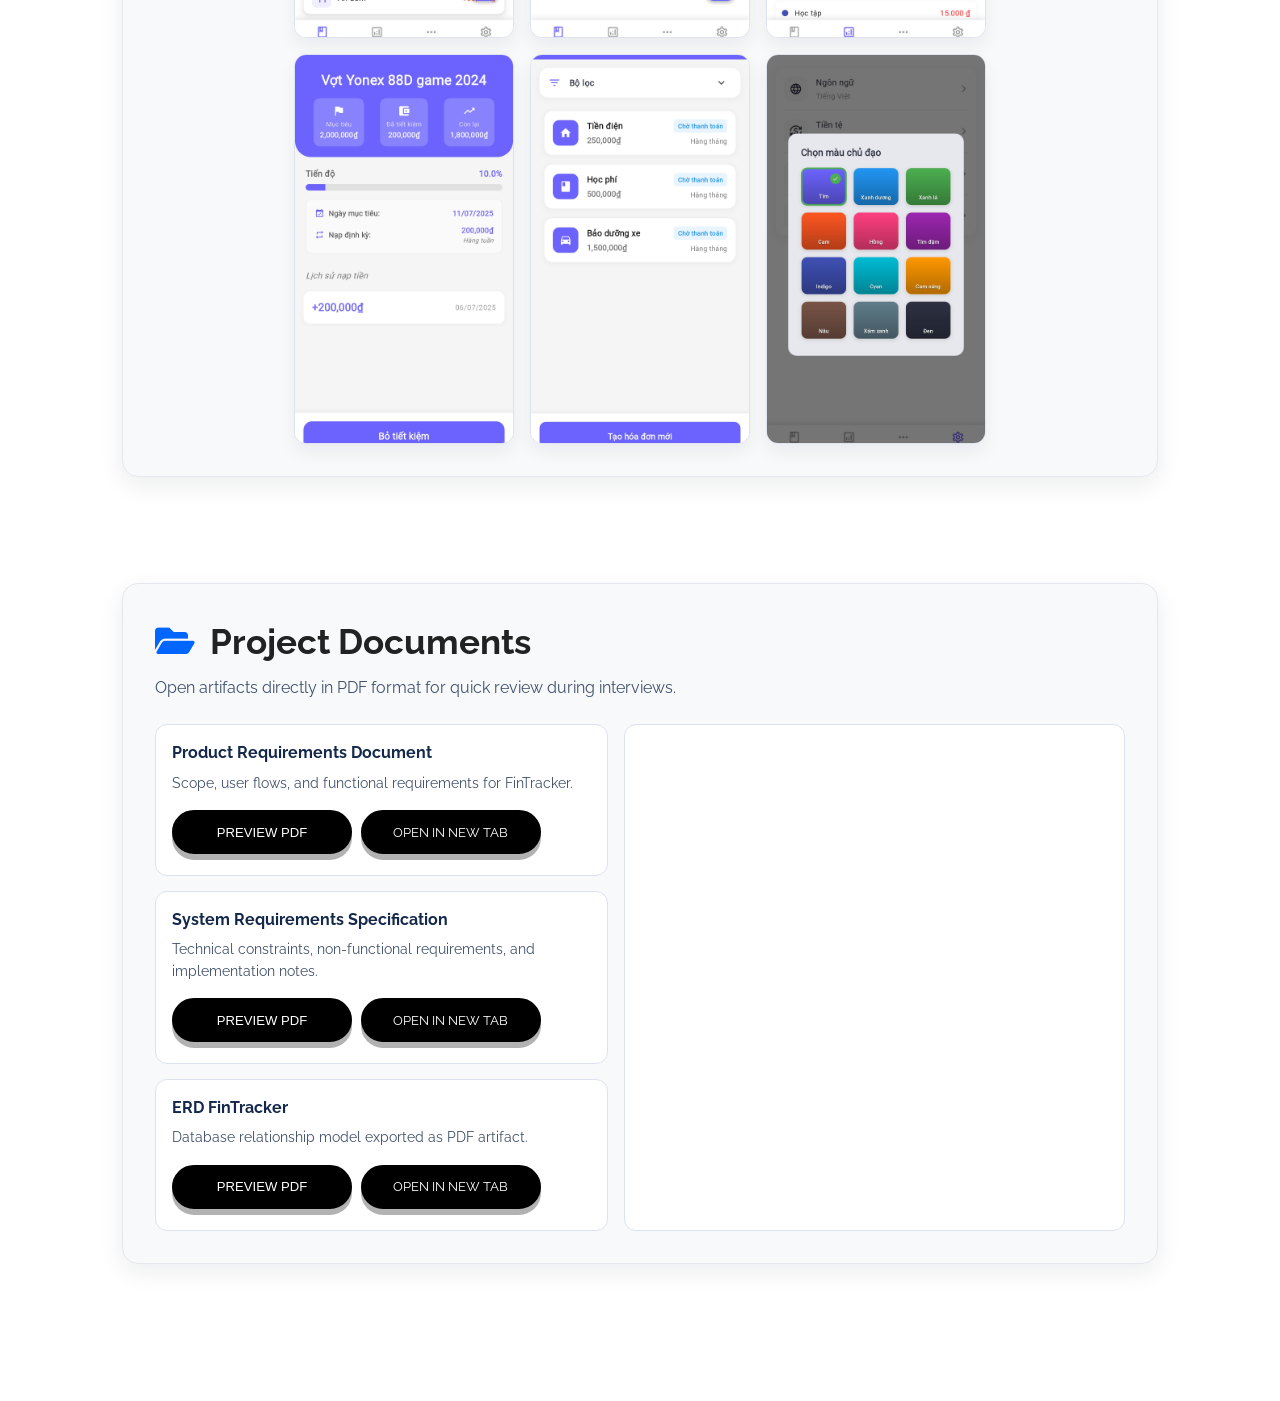
<file: fintracker-case-study.html>
<!DOCTYPE html>
<html lang="en">
  <head>
    <meta charset="UTF-8" />
    <meta http-equiv="X-UA-Compatible" content="IE=edge" />
    <meta name="viewport" content="width=device-width, initial-scale=1.0" />
    <title>FinTracker Case Study | Nguyen Ngoc Tuan</title>
    <meta
      name="description"
      content="FinTracker case study presenting overview, core features, product screenshots, and project artifacts for CV portfolio."
    />

    <link
      rel="apple-touch-icon"
      sizes="180x180"
      href="assets/favicon/apple-touch-icon.png"
    />
    <link
      rel="icon"
      type="image/png"
      sizes="32x32"
      href="assets/favicon/favicon-32x32.png"
    />
    <link rel="icon" type="image/x-icon" href="assets/favicon/favicon.ico" />
    <link rel="manifest" href="assets/favicon/site.webmanifest" />

    <link
      rel="stylesheet"
      href="https://use.fontawesome.com/releases/v5.15.4/css/all.css"
      integrity="sha384-DyZ88mC6Up2uqS4h/KRgHuoeGwBcD4Ng9SiP4dIRy0EXTlnuz47vAwmeGwVChigm"
      crossorigin="anonymous"
    />
    <link rel="stylesheet" href="css/style.css" />
    <link rel="stylesheet" href="css/utilities.css" />
    <link rel="stylesheet" href="css/fintracker-case-study.css" />
  </head>
  <body class="case-body">
    <div class="bg-shapes">
      <div class="shape"></div>
      <div class="shape"></div>
      <div class="shape"></div>
      <div class="shape"></div>
      <div class="shape"></div>
      <div class="shape"></div>
    </div>

    <header id="hero">
      <nav class="navbar case-navbar">
        <div class="container">
          <h1 id="logo" style="cursor:none; font-weight: bold;">
            <p style="font-weight: bold;">MyF<span style="color: #0066FF; font-weight: bold;">o</span>lio<span style="color: #0066FF;">'</span></p>
          </h1>

          <ul class="nav-menu">
            <li><a class="nav-link" href="#overview">OVERVIEW</a></li>
            <li><a class="nav-link" href="#features">FEATURES</a></li>
            <li><a class="nav-link" href="#gallery">GALLERY</a></li>
            <li><a class="nav-link" href="#documents">DOCUMENTS</a></li>
            <li>
              <a class="nav-link btn btn-primary" href="index.html#projects"
                >BACK TO PROJECTS <i class="fas fa-arrow-right"></i
              ></a>
            </li>
          </ul>

          <div class="hamburger">
            <span class="bar"></span>
            <span class="bar"></span>
            <span class="bar"></span>
          </div>
        </div>
      </nav>

      <section class="case-hero container">
        <div class="case-hero-grid">
          <div class="case-hero-main">
            <h1 class="case-title">FinTracker - Personal Finance Management App</h1>
            <section class="case-snapshot">
              <div class="case-snapshot-header">
                <h3><i class="fas fa-chart-line"></i> Project Snapshot</h3>
                <p>Executive summary of product scope and delivery profile.</p>
              </div>
              <div class="snapshot-grid">
                <article class="snapshot-item">
                  <h4>Platform</h4>
                  <p class="snapshot-value">Flutter Mobile App</p>
                  <p class="snapshot-note">Cross-platform architecture for Android-first delivery.</p>
                </article>
                <article class="snapshot-item">
                  <h4>Core Modules</h4>
                  <p class="snapshot-value">6+ Features</p>
                  <p class="snapshot-note">Books, transactions, analytics, savings, notifications, language.</p>
                </article>
                <article class="snapshot-item">
                  <h4>Design System</h4>
                  <p class="snapshot-value">Material Design 3</p>
                  <p class="snapshot-note">Consistent responsive UI with dark and light theme support.</p>
                </article>
                <article class="snapshot-item">
                  <h4>Release Target</h4>
                  <p class="snapshot-value">Google Play</p>
                  <p class="snapshot-note">Production release pipeline with published mobile artifact.</p>
                </article>
              </div>
            </section>
            <div class="case-hero-actions">
                <a class="btn btn-primary case-hero-btn" href="https://github.com/DanhCaTuanNgoc/Fintrack-Flutter" target="_blank">GitHub Repository<i class="fas fa-arrow-right"></i></a>
                <a class="btn btn-primary case-hero-btn" href="https://play.google.com/store/apps/details?id=com.TuanNgoc.fintrack" target="_blank">Google Play<i class="fas fa-arrow-right"></i></a>
            </div>
          </div>
        </div>
      </section>
    </header>

    <main>
      <section id="overview" class="case-section container">
        <div class="division"></div>
        <div class="case-card">
          <div class="case-section-header">
            <h2><i class="fas fa-clipboard-list"></i> Project Overview</h2>
            <p>Professional summary section for CV artifact and interview walkthrough.</p>
          </div>

          <div class="case-overview">
            <div class="overview-content">
              <div class="overview-text-card">
                <h3><i class="fas fa-align-left"></i> Description</h3>
                <p>
                  FinTrack is a personal finance management application developed with Flutter,
                  helping users track income and expenses, manage accounting books, set savings goals,
                  and analyze spending effectively.
                </p>
              </div>
            </div>

    <div class="overview-content">
              <div class="overview-role">
                <h3><i class="fas fa-user-tie"></i> Role - Business Analyst (BA)</h3>
                <ul>
                  <li>Defined <strong>12+</strong>  user stories and <strong>3</strong> key user flows for personal finance tracking system.</li>
                  <li>Created <strong>PRD & SRS</strong> including functional and non-functional requirements.</li>
                  <li>Designed <strong>ERD</strong> and data model for expense/income tracking</li>
                  <li>Led release process and published the application on <strong>Google Play</strong>.</li>
                </ul>
              </div>
            </div>
          </div>
        </div>
      </section>

      <section id="features" class="case-section container">
        <div class="case-card">
          <div class="case-section-header">
            <h2><i class="fas fa-layer-group"></i> Key Features</h2>
            <p>The product combines transaction control, visual analytics, and proactive savings workflows.</p>
          </div>

          <div class="feature-grid">
            <article class="feature-item">
              <h3><i class="fas fa-wallet"></i> Book Management</h3>
              <ul>
                <li>Create and manage multiple accounting books</li>
                <li>Track balance for each book</li>
                <li>Easy switching between books</li>
              </ul>
            </article>

            <article class="feature-item">
              <h3><i class="fas fa-chart-pie"></i> Charts and Statistics</h3>
              <ul>
                <li>Pie charts showing expense distribution by category</li>
                <li>Bar charts tracking income and expenses over time</li>
                <li>Overview statistics of financial situation</li>
              </ul>
            </article>

            <article class="feature-item">
              <h3><i class="fas fa-exchange-alt"></i> Transaction Management</h3>
              <ul>
                <li>Add, edit, and delete transactions</li>
                <li>Categorize transactions by category</li>
                <li>Detailed notes for each transaction</li>
                <li>Transaction history by time</li>
              </ul>
            </article>

            <article class="feature-item">
              <h3><i class="fas fa-bullseye"></i> Savings Goals</h3>
              <ul>
                <li>Flexible Savings: Set savings goals with custom amounts</li>
                <li>Periodic Savings: Automatically save according to cycle (daily/weekly/monthly)</li>
                <li>Track goal completion progress</li>
                <li>Notifications when goals are achieved</li>
              </ul>
            </article>

            <article class="feature-item">
              <h3><i class="fas fa-bell"></i> Notifications and Reminders</h3>
              <ul>
                <li>Notifications for recurring bills</li>
                <li>Savings goal reminders</li>
                <li>Push notifications for important events</li>
              </ul>
            </article>

            <article class="feature-item">
              <h3><i class="fas fa-language"></i> Multi-language and User Interface</h3>
              <ul>
                <li>Support for Vietnamese and English</li>
                <li>Easy language switching</li>
                <li>Material Design 3</li>
                <li>Responsive design for multiple screen sizes</li>
                <li>Dark/Light theme</li>
                <li>User-friendly and easy-to-use interface</li>
              </ul>
            </article>
          </div>
        </div>
      </section>

      <section id="gallery" class="case-section container">
        <div class="case-card">
          <div class="case-section-header">
            <h2><i class="fas fa-images"></i> Product Gallery</h2>
            <p>Key application screens used as visual proof for CV and portfolio artifacts.</p>
          </div>

          <div class="gallery-grid">
            <figure class="gallery-item">
              <img src="assets/project/fintracker/Screenshot_20250706-101322.jpg" alt="FinTracker mobile screen 1" />
            </figure>
            <figure class="gallery-item">
              <img src="assets/project/fintracker/Screenshot_20250706-101332.jpg" alt="FinTracker mobile screen 2" />
            </figure>
            <figure class="gallery-item">
              <img src="assets/project/fintracker/Screenshot_20250706-101342.jpg" alt="FinTracker mobile screen 3" />
            </figure>
            <figure class="gallery-item">
              <img src="assets/project/fintracker/Screenshot_20250706-101443.jpg" alt="FinTracker mobile screen 4" />
            </figure>
            <figure class="gallery-item">
              <img src="assets/project/fintracker/Screenshot_20250706-101636.jpg" alt="FinTracker mobile screen 5" />
            </figure>
            <figure class="gallery-item">
              <img src="assets/project/fintracker/Screenshot_20250706-101649.jpg" alt="FinTracker mobile screen 6" />
            </figure>
          </div>
        </div>
      </section>

      <section id="documents" class="case-section container case-footer">
        <div class="case-card">
          <div class="case-section-header">
            <h2><i class="fas fa-folder-open"></i> Project Documents</h2>
            <p>Open artifacts directly in PDF format for quick review during interviews.</p>
          </div>

          <div class="document-layout">
            <div class="doc-list">
              <article class="doc-card">
                <h3>Product Requirements Document</h3>
                <p>Scope, user flows, and functional requirements for FinTracker.</p>
                <div class="doc-actions">
                  <button class="btn btn-secondary doc-open" style="cursor: pointer;" data-src="docs/fintracker/Product Requirements Document_FinTracker.pdf">Preview PDF</button>
                  <a class="btn btn-secondary doc-open" href="docs/fintracker/Product Requirements Document_FinTracker.pdf" target="_blank">Open in New Tab</a>
                </div>
              </article>

              <article class="doc-card">
                <h3>System Requirements Specification</h3>
                <p>Technical constraints, non-functional requirements, and implementation notes.</p>
                <div class="doc-actions">
                  <button class="btn btn-secondary doc-open" style="cursor: pointer;" data-src="docs/fintracker/System Requirements Specific.pdf">Preview PDF</button>
                  <a class="btn btn-secondary doc-open" href="docs/fintracker/System Requirements Specific.pdf" target="_blank">Open in New Tab</a>
                </div>
              </article>

              <article class="doc-card">
                <h3>ERD FinTracker</h3>
                <p>Database relationship model exported as PDF artifact.</p>
                <div class="doc-actions">
                  <button class="btn btn-secondary doc-open" style="cursor: pointer;" data-src="docs/fintracker/ERD_FinTracker.pdf">Preview PDF</button>
                  <a class="btn btn-secondary doc-open" href="docs/fintracker/ERD_FinTracker.pdf" target="_blank">Open in New Tab</a>
                </div>
              </article>
            </div>

            <div class="doc-preview">
              <iframe
                id="doc-frame"
                title="FinTracker PDF preview"
                src="docs/fintracker/Product Requirements Document_FinTracker.pdf"
              ></iframe>
            </div>
          </div>
        </div>
      </section>
    </main>

    <script>
      const hamburger = document.querySelector(".hamburger");
      const navMenu = document.querySelector(".nav-menu");
      const navLinks = document.querySelectorAll(".nav-link");
      const openDocButtons = document.querySelectorAll(".doc-open");
      const docFrame = document.getElementById("doc-frame");

      if (hamburger && navMenu) {
        hamburger.addEventListener("click", () => {
          hamburger.classList.toggle("active");
          navMenu.classList.toggle("active");
        });
      }

      navLinks.forEach((link) => {
        link.addEventListener("click", () => {
          if (hamburger && navMenu) {
            hamburger.classList.remove("active");
            navMenu.classList.remove("active");
          }
        });
      });

      openDocButtons.forEach((button) => {
        button.addEventListener("click", () => {
          const src = button.getAttribute("data-src");
          if (src) {
            docFrame.setAttribute("src", src);
          }
        });
      });
    </script>
  </body>
</html>
</file>
<file: css/style.css>
/* This is the required project styling. Will contain essential CSS styles like:
   * Flex property
   * Grid layout
   * Cards and sections
*/

@import url(https://fonts.googleapis.com/css?family=Raleway:100,200,300,regular,500,600,700,800,900,100italic,200italic,300italic,italic,500italic,600italic,700italic,800italic,900italic);

/* variables */
:root {
  /* Colors */
  --primary-color: #0066FF;
  --secondary-color: #3399FF;
  --bg-primary: #ffffff;
  --text-color: #222222;
  --text-color-two: #ffffff;
  --bg-secondary: #000000;
  --card-background: #f4f4f4;
  --bg-secondary-two: #111111;

  --shadow: 0 10px 40px rgba(0, 0, 0, 0.2);

  /* Font Weight */
  --weight-small: 400;
  --weight-semibold: 600;
  --weight-bold: 800;

  /* Max width */
  --width-small: 600px;
  --width-medium: 1100px;
  --width-large: 1300px;
}

[data-theme="dark"] {
  --primary-color: #0066FF;
  --secondary-color: #3399FF;
  --bg-primary: #000000;
  --text-color: #ffffff;
  --text-color-two: #222222;
  --bg-secondary: #ffffff;
  --card-background: #111111;
  --bg-secondary-two: #f4f4f4;
  --shadow: 0 2px 10px rgba(95, 95, 95, 0.2);
}

html {
  font-size: 100%;
  scroll-behavior: smooth;
}

/* Reset default styling */
* {
  margin: 0;
  padding: 0;
  box-sizing: border-box;
}

ul {
  list-style: none;
}

a {
  text-decoration: none;
  color: var(--text-color);
}

/* Main styling */
body {
  background: var(--bg-primary);
  color: var(--text-color);
  font-family: "Raleway", sans-serif;
  line-height: 1.5;
  position: relative;
  overflow-x: hidden;
}

/* Animated Background Elements */
body::before,
body::after {
  content: '';
  position: fixed;
  border-radius: 15px;
  z-index: -1;
  opacity: 0.68;
  animation: float 20s ease-in-out infinite;
}

body::before {
  width: 500px;
  height: 400px;
  background: linear-gradient(135deg, var(--primary-color), transparent);
  top: -200px;
  right: -250px;
  animation-delay: 0s;
  transform: rotate(25deg);
}

body::after {
  width: 450px;
  height: 350px;
  background: linear-gradient(225deg, var(--secondary-color), transparent);
  bottom: -175px;
  left: -225px;
  animation-delay: 10s;
  transform: rotate(-20deg);
}

.bg-shapes {
  position: fixed;
  width: 100%;
  height: 100%;
  top: 0;
  left: 0;
  z-index: -1;
  overflow: hidden;
  pointer-events: none;
}

.shape {
  position: absolute;
  opacity: 0.65;
  animation: float 15s ease-in-out infinite;
}

.shape:nth-child(1) {
  width: 120px;
  height: 80px;
  background: var(--primary-color);
  border-radius: 8px;
  top: 15%;
  left: 8%;
  animation-delay: 0s;
  animation-duration: 20s;
}

.shape:nth-child(2) {
  width: 100px;
  height: 100px;
  background: var(--secondary-color);
  border-radius: 12px;
  top: 55%;
  right: 12%;
  animation-delay: 5s;
  animation-duration: 18s;
  transform: rotate(25deg);
}

.shape:nth-child(3) {
  width: 140px;
  height: 100px;
  border: 3px solid var(--primary-color);
  border-radius: 10px;
  bottom: 25%;
  left: 15%;
  animation-delay: 3s;
  animation-duration: 22s;
  transform: rotate(-15deg);
}

.shape:nth-child(4) {
  width: 80px;
  height: 120px;
  border: 3px solid var(--primary-color);
  background: transparent;
  border-radius: 6px;
  top: 35%;
  right: 20%;
  animation-delay: 8s;
  animation-duration: 16s;
}

.shape:nth-child(5) {
  width: 90px;
  height: 90px;
  border: 2px solid var(--secondary-color);
  border-radius: 8px;
  top: 75%;
  right: 45%;
  animation-delay: 12s;
  animation-duration: 24s;
  transform: rotate(45deg);
}

.shape:nth-child(6) {
  width: 110px;
  height: 70px;
  background: var(--secondary-color);
  border-radius: 10px;
  top: 10%;
  right: 35%;
  animation-delay: 15s;
  animation-duration: 19s;
  transform: rotate(-20deg);
}

@keyframes float {
  0%, 100% {
    transform: translate(0, 0) rotate(0deg);
  }
  33% {
    transform: translate(30px, -30px) rotate(120deg);
  }
  66% {
    transform: translate(-20px, 20px) rotate(240deg);
  }
}

/* Navbar */
.navbar {
  position: fixed;
  top: 0;
  left: 0;
  right: 0;
  z-index: 20;
  background: var(--bg-primary);
  box-shadow: 0 1px 3px rgba(0, 0, 0, 0.08);
}

.navbar .container {
  display: flex;
  align-items: center;
  justify-content: space-between;
  z-index: 20;
  height: 80px;
  width: 100%;
}

.navbar .nav-menu {
  display: flex;
  align-items: center;
  background: var(--bg-primary);
}

.navbar .nav-link {
  margin: 0 1rem;
  font-size: 0.8rem;
  font-weight: var(--weight-bold);
  position: relative;
  transition: all 0.3s ease;
}

.navbar .nav-link:not(.btn) {
  padding: 0.5rem 0;
}

.navbar .nav-link:not(.btn)::after {
  content: '';
  position: absolute;
  bottom: 0;
  left: 0;
  width: 0;
  height: 2px;
  background: var(--primary-color);
  transition: width 0.3s ease;
}

.navbar .nav-link:not(.btn):hover {
  color: var(--primary-color);
  transform: translateY(-2px);
}

.navbar .nav-link:not(.btn):hover::after {
  width: 100%;
  height: 2px;
}

.navbar #logo img {
  display: block;
  width: 40px;
}

.navbar .btn {
  margin-right: 1.5rem;
  cursor: pointer;
}

.fas.fa-arrow-right {
  margin-left: 0.5rem;
  font-size: 0.9rem;
}

/* hamburger */
.hamburger {
  margin-bottom: 0.1rem;
  display: none;
}

.bar {
  display: block;
  width: 23px;
  height: 3px;
  margin: 4px auto;
  transition: all 0.3s ease-in-out;
  border-radius: 30px;
  background-color: var(--bg-secondary);
}

/* Hero section */
#hero {
  display: flex;
  flex-direction: column;
  height: 100%;
}

.profile-image {
  width: 150px;
  border-radius: 50%;
  animation: bounce 1s infinite alternate;
  background: #3399FF;
  padding: 0px;
}

@keyframes bounce {
  from {
    transform: translateY(0px);
  }

  to {
    transform: translateY(-10px);
  }
}

.division {
  width: 100%;
  height: 2px;
  background-color: var(--card-background);
  margin: 5.5rem 0;
}

/* White text panels for selected content lines */
.text-focus-panel {
  display: inline-block;
  background: #ffffff;
  border: 1px solid #e1e4e8;
  border-radius: 10px;
  box-shadow: 0 5px 16px rgba(0, 0, 0, 0.05);
  padding: 0.75rem 0.9rem;
}

.text-focus-inline {
  display: inline-block;
  background: #ffffff;
  border: 1px solid #e1e4e8;
  border-radius: 8px;
  box-shadow: 0 5px 14px rgba(0, 0, 0, 0.05);
  padding: 0.32rem 0.6rem;
}

.about-intro-panel {
  background: #ffffff;
  border: 1px solid #e1e4e8;
  border-radius: 12px;
  box-shadow: 0 5px 20px rgba(0, 0, 0, 0.05);
  padding: 1.2rem 1.3rem;
  line-height: 1.6;
}

.content-white-card {
  background: #ffffff;
  border: 1px solid #dbe1ed;
  border-radius: 12px;
  box-shadow: 0 6px 16px rgba(17, 25, 40, 0.06);
  display: flex;
  flex-direction: column;
  gap: 1.2rem;
  padding: 20px;
}
/* Projects */
#projects {
  display: flex;
  flex-direction: column;
}

#projects .btn {
  align-self: center;
  margin: 2rem 0;
}

.project {
  display: grid;
  grid-template-columns: repeat(3, 1fr);
  grid-auto-rows: minmax(250px, auto);
  grid-gap: 0.9rem;
}

.card .project-bio p {
  font-size: 0.83rem;
}

.card .project-bio h3 {
  font-size: 0.9rem;
}

.project-info {
  display: flex;
  justify-content: space-between;
  opacity: 0;
  position: relative;
  transition: 0.5s ease-in-out;
}

.project-bio {
  display: flex;
  flex-direction: column;
  justify-content: flex-end;
  position: relative;
  top: 160px;
  left: 10px;
}

/* About Me Section */
.about-container {
  display: flex;
  flex-direction: column;
  margin: 2rem auto 5rem;
}

.about-content {
  display: flex;
  flex-direction: column;
  gap: 2rem;
}

.about-text {
  flex: 1;
}

.about-text h3 {
  font-size: 1.5rem;
  margin-bottom: 1rem;
  margin-top: 2rem;
}

.about-text h3:first-child {
  margin-top: 0;
}

.about-text p {
  font-size: 1rem;
  line-height: 1.8;
  color: var(--text-color);
}

.skills-list {
  display: grid;
  grid-template-columns: repeat(2, 1fr);
  gap: 1rem;
  margin-top: 1rem;
}

.skills-list li {
  font-size: 1rem;
  display: flex;
  align-items: center;
  gap: 0.5rem;
}

.skills-list i {
  color: var(--primary-color);
  font-size: 1.2rem;
}

/* Personal Information */
.personal-info {
  display: grid;
  grid-template-columns: repeat(2, 1fr);
  gap: 1.5rem;
  margin-top: 1.5rem;
  margin-bottom: 2rem;
}

.info-item {
  display: flex;
  align-items: center;
  gap: 1rem;
  padding: 10px;
  background: #f8f9fb;
  border: 1px solid #e1e4e8;
  border-radius: 12px;
  box-shadow: 0 5px 20px rgba(0, 0, 0, 0.05);
}

.info-content {
    display: flex;
  align-items: center;
  gap: 1rem;
  padding: 16px;
  background: #ffffff;
  border: 1px solid #e1e4e8;
  border-radius: 12px;
  box-shadow: 0 5px 20px rgba(0, 0, 0, 0.05);
  width: 100%;
}

.info-item i {
  font-size: 1.5rem;
  color: var(--primary-color);
  min-width: 30px;
  text-align: center;
}

.info-text {
  display: flex;
  flex-direction: column;
}

.info-label {
  font-size: 0.8rem;
  color: var(--text-color);
  opacity: 0.7;
  font-weight: var(--weight-semibold);
}

.info-value {
  font-size: 1rem;
  color: var(--text-color);
  font-weight: var(--weight-small);
}

/* Career Summary */
.career-summary {
  margin-bottom: 3rem;
}

.career-summary h3 {
  margin-top: 0 !important;
}

.summary-cards {
  display: grid;
  grid-template-columns: repeat(auto-fit, minmax(300px, 1fr));
  gap: 1.5rem;
  margin-top: 1.5rem;
  margin-bottom: 1.5rem;
}

.summary-card {
  display: flex;
  gap: 1.2rem;
  padding: 10px;
  background: #f8f9fb;
  border: 1px solid #e1e4e8;
  border-radius: 12px;
  box-shadow: 0 5px 20px rgba(0, 0, 0, 0.05);
}

.summary-card .summary-content {
  flex: 1;
}

.summary-card .summary-content.content-white-card,

.summary-icon {
  min-width: 50px;
  height: 50px;
  display: flex;
  align-items: center;
  justify-content: center;
  background: var(--primary-color);
  border-radius: 10px;
  color: #ffffff;
  font-size: 1.5rem;
}

.summary-content h4 {
  font-size: 1.1rem;
  color: var(--primary-color);
  margin-bottom: 0.5rem;
  font-weight: var(--weight-semibold);
}

.summary-content p {
  font-size: 0.95rem;
  line-height: 1.6;
  color: var(--text-color);
  margin: 0;
}

/* Skills and Tools Section */
.skills-tools-container {
  display: flex;
  flex-direction: column;
  margin: 2rem auto 5rem;
}

.skills-tools-content {
  display: flex;
  flex-direction: column;
  gap: 3rem;
}

.skills-category h3 {
  font-size: 1.5rem;
  margin-bottom: 1.5rem;
  display: flex;
  align-items: center;
  gap: 0.5rem;
}

.skills-category h3 i {
  color: var(--primary-color);
}

.skills-grid {
  display: grid;
  grid-template-columns: repeat(auto-fit, minmax(200px, 1fr));
  gap: 1.2rem;
}

.skill-item {
  display: flex;
  align-items: center;
  gap: 1rem;
  padding: 30px;
  background: #f8f9fb;
  border: 1px solid #e1e4e8;
  border-radius: 12px;
  box-shadow: 0 5px 20px rgba(0, 0, 0, 0.05);
}

.skill-icon {
  width: 45px;
  height: 45px;
  display: flex;
  align-items: center;
  justify-content: center;
  background: var(--primary-color);
  border-radius: 8px;
  color: #ffffff;
  font-size: 1.3rem;
  flex-shrink: 0;
}

.skill-item span {
  font-size: 1rem;
  font-weight: var(--weight-semibold);
  color: var(--text-color);
}

.tools-grid {
  display: grid;
  grid-template-columns: repeat(auto-fit, minmax(140px, 1fr));
  gap: 1.2rem;
}

.tool-item {
  display: flex;
  flex-direction: column;
  align-items: center;
  gap: 0.8rem;
  padding: 30px;
  background: #f8f9fb;
  border: 1px solid #e1e4e8;
  border-radius: 12px;
  box-shadow: 0 5px 20px rgba(0, 0, 0, 0.05);
}

.tool-icon {
  width: 55px;
  height: 55px;
  display: flex;
  align-items: center;
  justify-content: center;
  border-radius: 12px;
  color: #ffffff;
  font-size: 1.6rem;
}

.tool-icon img {
  width: 32px;
  height: 32px;
  object-fit: contain;
  filter: brightness(0) invert(1);
}

.tool-icon svg {
  width: 32px;
  height: 32px;
}

/* Tool-specific colors */
.tool-icon.figma { background: linear-gradient(135deg, #F24E1E, #FF7262); }
.tool-icon.jira { background: linear-gradient(135deg, #0052CC, #2684FF); }
.tool-icon.vscode { background: linear-gradient(135deg, #007ACC, #3399FF); }
.tool-icon.notion { background: linear-gradient(135deg, #000000, #333333); }
.tool-icon.lucid { background: linear-gradient(135deg, #F96B1C, #FFB84D); }
.tool-icon.salesforce { background: linear-gradient(135deg, #00A1E0, #1AB7EA); }
.tool-icon.confluence { background: linear-gradient(135deg, #172B4D, #0052CC); }
.tool-icon.sql { background: linear-gradient(135deg, #CC2927, #E97625); }
.tool-icon.postman { background: linear-gradient(135deg, #FF6C37, #FFA263); }
.tool-icon.git { background: linear-gradient(135deg, #F05032, #F77F00); }

.tool-item span {
  font-size: 0.95rem;
  font-weight: var(--weight-semibold);
  color: var(--text-color);
  text-align: center;
}

/* Certifications Section */
.certifications-container {
  display: flex;
  flex-direction: column;
  margin: 2rem auto 5rem;
}

.certifications-grid {
  display: grid;
  grid-template-columns: repeat(auto-fit, minmax(250px, 1fr));
  gap: 1.5rem;
  margin-top: 2rem;
}

.cert-card {
  padding: 16px;
  background: #f8f9fb;
  border: 1px solid #e1e4e8;
  border-radius: 12px;
  box-shadow: 0 5px 20px rgba(0, 0, 0, 0.05);
  text-align: center;
}

.cert-content{
  padding: 30px;
  background: #ffffff;
  border: 1px solid #e1e4e8;
  border-radius: 12px;
  box-shadow: 0 5px 20px rgba(0, 0, 0, 0.05);
  text-align: center;
}

.cert-icon {
  width: 70px;
  height: 70px;
  margin: 0 auto 1.2rem;
  display: flex;
  align-items: center;
  justify-content: center;
  background: var(--primary-color);
  border-radius: 50%;
  color: #ffffff;
  font-size: 2rem;
}

.cert-card h4 {
  font-size: 1.1rem;
  margin-bottom: 0.8rem;
  color: var(--text-color);
  font-weight: var(--weight-semibold);
}

.cert-issuer {
  font-size: 0.9rem;
  color: var(--primary-color);
  margin-bottom: 0.5rem;
  font-weight: var(--weight-semibold);
}

.cert-date {
  font-size: 0.85rem;
  color: var(--text-color);
  opacity: 0.7;
}

/* What I Offer Section */
.offer-container {
  display: flex;
  flex-direction: column;
  margin: 2rem auto 5rem;
}

.offer-grid {
  display: grid;
  grid-template-columns: repeat(auto-fit, minmax(280px, 1fr));
  gap: 1.5rem;
  margin-top: 2rem;
}

.offer-card {
  display: flex;
  gap: 1.5rem;
  padding: 12px;
  background: #f8f9fb;
  border: 1px solid #e1e4e8;
  border-radius: 12px;
  box-shadow: 0 5px 20px rgba(0, 0, 0, 0.05);
}

.offer-background {
  display: flex;
  gap: 1.5rem;
  padding: 16px;
  padding-top: 24px;
  background: #ffffff;
  border: 1px solid #e1e4e8;
  border-radius: 12px;
  box-shadow: 0 5px 20px rgba(0, 0, 0, 0.05);
}

.offer-card .offer-content {
  flex: 1;
}

.offer-number {
  font-size: 3rem;
  font-weight: var(--weight-bold);
  color: var(--primary-color);
  line-height: 1;
  flex-shrink: 0;
}

.offer-content h4 {
  font-size: 1.2rem;
  margin-bottom: 0.8rem;
  color: var(--text-color);
  font-weight: var(--weight-semibold);
  display: flex;
  align-items: center;
  gap: 0.5rem;
}

.offer-content h4 i {
  color: var(--primary-color);
  font-size: 1.1rem;
}

.offer-content p {
  font-size: 0.95rem;
  line-height: 1.7;
  color: var(--text-color);
  opacity: 0.9;
}

/* Call to Action Section */
.cta-container {
  margin: 5rem auto;
  padding: 0;
}

.cta-content {
  background: linear-gradient(135deg, #1a2332 0%, #2d3e50 100%);
  padding: 5rem 3rem;
  border-radius: 24px;
  text-align: center;
  color: #ffffff;
  box-shadow: 0 10px 40px rgba(0, 0, 0, 0.3);
  margin-top: 5rem;
  margin-bottom: 5rem;
}

.cta-content h2 {
  font-size: 3rem;
  margin-bottom: 1.5rem;
  color: #ffffff;
  font-weight: var(--weight-bold);
  line-height: 1.2;
}

.cta-content h2 .highlight {
  color: #5ba3ff;
}

.cta-content > p {
  font-size: 1.1rem;
  line-height: 1.6;
  max-width: 600px;
  margin: 0 auto 3rem;
  color: rgba(255, 255, 255, 0.85);
}

.cta-actions {
  display: flex;
  gap: 1rem;
  justify-content: center;
  align-items: center;
  flex-wrap: wrap;
}

.btn-email {
  background: var(--primary-color);
  color: #ffffff;
  padding: 1rem 2.5rem;
  border-radius: 12px;
  font-size: 1rem;
  font-weight: var(--weight-bold);
  transition: all 0.3s ease;
  display: inline-flex;
  align-items: center;
  gap: 0.5rem;
  border: 2px solid transparent;
  text-transform: none;
}

.btn-email:hover {
  transform: translateY(-3px);
  box-shadow: 0 10px 25px rgba(0, 102, 255, 0.4);
}

.social-icon {
  width: 56px;
  height: 56px;
  display: flex;
  align-items: center;
  justify-content: center;
  background: rgba(255, 255, 255, 0.1);
  border-radius: 12px;
  color: #ffffff;
  font-size: 1.5rem;
  transition: all 0.3s ease;
  border: 2px solid rgba(255, 255, 255, 0.2);
}

.social-icon:hover {
  background: rgba(255, 255, 255, 0.2);
  transform: translateY(-3px);
  border-color: rgba(255, 255, 255, 0.4);
}

/* Footer */
#footer {
  background: #111111;
}

#footer .container {
  display: flex;
  flex-direction: column;
  align-items: center;
  justify-content: center;
  color: #ffffff;
  min-height: 160px;
  text-align: center;
}

#footer a {
  font-size: 0.8rem;
  color: #fff;
}

#footer a:hover {
  opacity: 0.6;
}

#footer .social {
  margin: 0.9rem 0;
}

#footer .social img {
  width: 20px;
  height: 20px;
}

#footer .social a {
  margin: 0 0.5rem;
}

#footer p {
  font-size: 0.8rem;
}

/* Responsiveness */

@media (max-width: 1000px) {
  .project {
    display: grid;
    grid-template-columns: repeat(2, 1fr);
  }
}

@media (max-width: 768px) {
  .skills-list {
    grid-template-columns: 1fr;
  }
  
  .personal-info {
    grid-template-columns: 1fr;
  }
  
  /* Career Summary */
  .summary-cards {
    grid-template-columns: 1fr;
  }
  
  /* Skills and Tools */
  .skills-grid {
    grid-template-columns: repeat(auto-fit, minmax(150px, 1fr));
  }
  
  .tools-grid {
    grid-template-columns: repeat(auto-fit, minmax(120px, 1fr));
  }
  
  /* Certifications */
  .certifications-grid {
    grid-template-columns: 1fr;
  }
  
  /* What I Offer */
  .offer-grid {
    grid-template-columns: 1fr;
  }
  
  .offer-card {
    flex-direction: column;
    text-align: center;
  }
  
  .offer-number {
    font-size: 2.5rem;
  }
  
  /* CTA */
  .cta-content {
    padding: 3.5rem 2rem;
  }
  
  .cta-content h2 {
    font-size: 2.3rem;
  }
  
  .cta-actions {
    flex-direction: column;
    gap: 1.2rem;
  }
  
  .btn-email,
  .social-icon {
    width: auto;
  }
  
  /* Ẩn một số shapes trên tablet */
  .shape:nth-child(1),
  .shape:nth-child(5) {
    display: none;
  }
  
  /* Giảm opacity của gradient lớn */
  body::before,
  body::after {
    opacity: 0.12;
  }
}

@media (max-width: 670px) {
  .navbar .nav-menu {
    position: fixed;
    right: -100vw;
    top: 4.5rem;
    flex-direction: column;
    width: calc(80% - 10px);
    transition: 0.3s;
    box-shadow: var(--shadow);
    padding: 2rem;
    border-radius: 5px;
    align-items: flex-start;
  }

  .navbar .btn {
    margin: 0;
    margin-top: 1rem;
  }

  .nav-menu.active {
    right: 20px;
  }

  .nav-menu .nav-link {
    font-size: 0.9rem;
    margin: 0 0.2rem;
  }

  .nav-menu li {
    margin-bottom: 0.5rem;
    width: 100%;
  }

  .nav-menu .btn {
    width: 100%;
    text-align: center;
    margin-top: 0.5rem;
  }

  .hamburger {
    display: block;
    cursor: pointer;
    padding: 0.2rem 0.4rem;
  }

  .hamburger.active {
    border: 1px dotted gray;
  }

  .hamburger.active .bar:nth-child(2) {
    opacity: 0;
  }

  .hamburger.active .bar:nth-child(1) {
    transform: translateY(6px) rotate(45deg);
  }

  .hamburger.active .bar:nth-child(3) {
    transform: translateY(-8px) rotate(-45deg);
  }
  
  /* Ẩn thêm shapes trên mobile */
  .shape:nth-child(3),
  .shape:nth-child(6) {
    display: none;
  }
  
  /* Giảm thêm opacity */
  body::before,
  body::after {
    opacity: 0.08;
  }
  
  /* Career Summary Mobile */
  .summary-card {
    flex-direction: column;
    text-align: center;
  }
  
  .summary-icon {
    margin: 0 auto;
  }
  
  /* Skills Mobile */
  .skills-grid,
  .tools-grid {
    grid-template-columns: 1fr;
  }
  

  
  /* CTA Mobile */
  .cta-content {
    padding: 3rem 1.5rem;
  }
  
  .cta-content h2 {
    font-size: 1.8rem;
  }
  
  .cta-content > p {
    font-size: 0.95rem;
    margin-bottom: 2rem;
  }
  
  .cta-actions {
    gap: 1rem;
  }
  
  .btn-email {
    padding: 0.9rem 2rem;
    font-size: 0.95rem;
  }
  
  .social-icon {
    width: 50px;
    height: 50px;
    font-size: 1.3rem;
  }
}

@media (max-width: 600px) {
  .project {
    display: grid;
    grid-template-columns: 1fr;
  }
  
  /* Additional mobile adjustments */
  .content-text h2 {
    font-size: 2rem;
  }
  
  .content-text p {
    font-size: 0.95rem;
  }
  
  .header-container .btn {
    border-radius: 5px;
    width: 80%;
  }
}
</file>
<file: css/utilities.css>
/* ?This is where reusable styling of this template will be. 
   !Will contain things like:
   * Button styling
   * Background color styling
   * padding and margin
*/

.container {
  max-width: var(--width-medium);
  margin: 0 auto;
  padding: 1rem 2rem;
}

h1::selection,
h2::selection {
  color: #111;
  background: var(--primary-color);
}

/* Buttons */
.btn {
  display: inline-block;
  padding: 0.75rem 1.9rem;
  border-radius: 30px;
  text-transform: uppercase;
  font-size: 0.82rem;
  transition: all 0.3s ease;
  border: 2px solid transparent;
  box-shadow: 0 6px 0 rgba(0, 0, 0, 0.2);
  position: relative;
  top: 0;
}

.btn-primary {
  background: var(--primary-color);
  color: #ffffff;
  box-shadow: 0 6px 0 #6091f1;
}

.btn-secondary {
  margin: 5px 0;
  background-color: var(--bg-secondary);
  color: var(--bg-primary);
  border-color: var(--bg-secondary);
  box-shadow: 0 6px 0 rgba(0, 0, 0, 0.3);
}

.btn-white {
  background: #ffffff;
  color: #000000;
  box-shadow: 0 6px 0 #000000;
}

/* Button hover effects */
.btn-primary:hover {
  background: var(--primary-color);
  box-shadow: 0 10px 0 #000000;
  top: -4px;
}

.btn-secondary:hover {
  background: var(--primary-color);
  color: #ffffff;
  border-color: var(--primary-color);
  box-shadow: 0 10px 0 #000000;
  top: -4px;
}

.btn-white:hover {
  background: #f0f0f0;
  color: var(--primary-color);
  box-shadow: 0 10px 0 #000000;
  top: -4px;
}

.btn:active {
  top: 2px;
  box-shadow: 0 2px 0 rgba(0, 0, 0, 0.2);
}

/* Dark mode toggle */
#switch {
  display: none;
}

.toggle-icons {
  display: flex;
  justify-content: space-between;
  align-items: center;
  cursor: pointer;
}

.toggle-icons > img {
  transition: 0.6s cubic-bezier(0.23, 1, 0.32, 1);
  width: 30px;
}

.moon {
  transform: rotate(10deg);
}

#switch:checked + .toggle-icons .moon {
  transform: rotate(250deg);
}

#switch:checked + .toggle-icons .sun {
  transform: rotate(100deg);
}

/* Header Container */
.header-container {
  display: flex;
  flex-direction: column;
  align-items: center;
  justify-content: center;
  margin-top: 8rem;
  padding: 1rem;
}

.header-container > div {
  margin-top: 0rem;
}

.content-text {
  text-align: center;
  margin: 1.5rem 0;
}

.hero-buttons {
  display: flex;
  gap: 1rem;
  align-items: center;
  justify-content: center;
  flex-wrap: wrap;
  margin-top: 1.5rem;
}

.content-text h2 {
  font-size: 3rem;
  line-height: 1.2;
  transition: 0.2s ease-in-out;
}

.content-text p {
  padding: 0.5rem;
  margin: 0 auto;
  max-width: 700px;
}

/* Project cards */
.card {
  padding: 1rem;
  background: var(--card-background);
  color: #ffffff;
  border-radius: 5px;
  transition: 0.4s ease-in-out;
  cursor: pointer;
}

.card a {
  color: #ffffff;
  transition: 0.25s ease-in-out;
  font-size: 1.1rem;
  margin-right: 0.3rem;
}

.card a:hover {
  color: var(--primary-color);
}

.card:hover {
  box-shadow: inset 0 100px 1000px 10px rgba(0, 0, 0, 0.8);
}

.card:hover .project-info {
  opacity: 1;
}

/* Project Images */

/* project 1 */
.card:nth-child(1) {
  background: url(../assets/project/webthuexe.png) center center/cover;
}

/* Project 2 */
.card:nth-child(2) {
  background: url(../assets/project/weboto.png) center center/cover;
}

/* Project 3 */
.card:nth-child(3) {
  background: url(../assets/project/finasd.png) center center/cover;
}

/* Project 4 */
.card:nth-child(4) {
  background: url(../assets/project/project-four.png) center center/cover;
}

/* Project 5 */
.card:nth-child(5) {
  background: url(../assets/project/project-five.png) center center/cover;
}

/* Project 6 */
.card:nth-child(6) {
  background: url(../assets/project/project-six.png) center center/cover;
}

/* Media Queries */
@media (max-width: 768px) {
  .header-container {
    margin-top: 7rem;
    text-align: center;
  }

  .content-text h2 {
    font-size: 2.5rem;
  }
}
</file>
<file: css/fintracker-case-study.css>
/* FinTracker case study page styles */

.case-body {
  min-height: 100vh;
}

.case-navbar {
  backdrop-filter: blur(8px);
  background: rgba(255, 255, 255, 0.94);
}

.case-navbar .nav-menu .btn {
  margin-right: 0;
}

.case-hero {
  min-height: 100vh;
  display: flex;
  align-items: flex-start;
  padding-top: 92px;
}

.case-hero-grid {
  width: 100%;
}

.case-hero-main {
  max-width: 1040px;
  margin-top: 40px;
}

.case-kicker {
  display: inline-flex;
  align-items: center;
  gap: 0.55rem;
  font-size: 0.8rem;
  letter-spacing: 0.08em;
  text-transform: uppercase;
  color: var(--primary-color);
  font-weight: var(--weight-bold);
  margin-bottom: 1rem;
}

.case-kicker i {
  font-size: 0.75rem;
}

.case-title {
  font-size: clamp(1.4rem, 2.5vw, 2.6rem);
  line-height: 1.1;
  color: #0d1523;
  margin-bottom: 1rem;
}

.case-subtitle {
  font-size: 1.08rem;
  max-width: 680px;
  color: #2f3b4d;
  margin-bottom: 1.9rem;
}

.case-hero-actions {
  display: flex;
  flex-wrap: wrap;
  justify-content: center;
  gap: 0.8rem;
  margin-top: 40px;
}

.case-hero-btn {
  min-width: 210px;
  text-align: center;
  font-weight: bold;
}

.case-snapshot {
  background: #f8f9fb;
  border: 1px solid #dbe1ed;
  border-radius: 20px;
  padding: 1.6rem;
  box-shadow: 0 10px 28px rgba(17, 25, 40, 0.09);
  margin-top: 30px;
}

.case-snapshot-header h3 {
  font-size: 1.3rem;
  color: #102443;
  margin-bottom: 0.35rem;
}

.case-snapshot-header p {
  color: #40516b;
  margin-bottom: 1rem;
}

.snapshot-grid {
  display: grid;
  grid-template-columns: repeat(2, 1fr);
  gap: 0.9rem;
}

.snapshot-item {
  padding: 1rem;
  border-radius: 12px;
  border: 1px solid #dbe1ed;
  background: #ffffff;
}

.snapshot-item h4 {
  font-size: 0.86rem;
  text-transform: uppercase;
  letter-spacing: 0.04em;
  color: #496286;
  margin-bottom: 0.3rem;
}

.snapshot-value {
  font-size: 1.2rem;
  font-weight: var(--weight-bold);
  color: #102443;
  margin-bottom: 0.35rem;
}

.snapshot-note {
  font-size: 0.9rem;
  color: #40516b;
}

.case-action-panel {
  margin-top: 1.2rem;
  padding-top: 1rem;
  border-top: 1px solid #dbe1ed;
}

.case-action-panel p {
  color: #40516b;
  font-size: 0.95rem;
  margin-bottom: 0.75rem;
}

.overview-role {
  margin-top: 1.35rem;
  background: #ffffff;
  border: 1px solid #dbe1ed;
  border-radius: 12px;
  padding: 1rem;
  box-shadow: 0 6px 16px rgba(17, 25, 40, 0.06);
}

.overview-role h3 {
  font-size: 1.2rem;
  margin-bottom: 0.65rem;
  color: #0f264a;
}

.overview-role ul {
  list-style: disc;
  margin-left: 1rem;
  color: #2f3b4d;
}

.overview-role li + li {
  margin-top: 0.42rem;
}

.case-section {
  margin: 2.2rem auto 4.6rem;
}

.case-card {
  background: #f8f9fb;
  border: 1px solid #e4e7ee;
  border-radius: 16px;
  box-shadow: 0 8px 24px rgba(17, 25, 40, 0.08);
  padding: 2rem;
}

.case-section-header {
  margin-bottom: 1.5rem;
}

.case-section-header h2 {
  font-size: clamp(1.7rem, 3vw, 2.2rem);
  margin-bottom: 0.5rem;
}
.case-section-header h2 i,
.case-snapshot-header h3 i,
.overview-content h3 i,
.overview-label i {
  color: var(--primary-color);
  margin-right: 0.45rem;
}

.case-section-header p {
  color: #40516b;
  max-width: 860px;
}

.case-overview {
  display: grid;
  grid-template-rows: 0.5fr 1fr;
  gap: 10px;
}

.overview-label-card {
  background: #ffffff;
  border: 1px solid #dbe1ed;
  border-radius: 12px;
  padding: 1rem;
  box-shadow: 0 6px 16px rgba(17, 25, 40, 0.06);
}

.overview-label {
  font-weight: var(--weight-bold);
  font-size: 1rem;
  color: #0f264a;
}

.overview-text-card {
  background: #ffffff;
  border: 1px solid #dbe1ed;
  border-radius: 12px;
  padding: 1rem;
  box-shadow: 0 6px 16px rgba(17, 25, 40, 0.06);
}

.overview-content h3 {
  font-size: 1.45rem;
  margin-bottom: 0.75rem;
}

.feature-grid {
  display: grid;
  grid-template-columns: repeat(2, 1fr);
  gap: 1rem;
}

.feature-item {
  padding: 1.25rem;
  border: 1px solid #dbe0ea;
  border-radius: 12px;
  background: #ffffff;
}

.feature-item h3 {
  font-size: 1.06rem;
  margin-bottom: 0.7rem;
  color: #0f264a;
}

.feature-item h3 i {
  color: var(--primary-color);
  margin-right: 0.45rem;
}

.feature-item ul {
  list-style: disc;
  margin-left: 1rem;
  color: #2f3b4d;
}

.feature-item li + li {
  margin-top: 0.35rem;
}

.gallery-grid {
  display: grid;
  grid-template-columns: repeat(3, minmax(0, 220px));
  gap: 1rem;
  justify-content: center;
}

.gallery-item {
  border-radius: 12px;
  overflow: hidden;
  border: 1px solid #dde3ef;
  background: #ffffff;
  box-shadow: 0 8px 18px rgba(15, 23, 42, 0.06);
}

.gallery-item img {
  width: 100%;
  height: 100%;
  display: block;
  object-fit: cover;
  aspect-ratio: 9 / 16;
  max-height: 390px;
}

.document-layout {
  display: grid;
  grid-template-columns: 0.95fr 1.05fr;
  gap: 1rem;
}

.doc-list {
  display: flex;
  flex-direction: column;
  gap: 0.9rem;
}

.doc-card {
  border: 1px solid #dce2ee;
  border-radius: 12px;
  padding: 1rem;
  background: #ffffff;
}

.doc-card h3 {
  font-size: 1rem;
  margin-bottom: 0.4rem;
  color: #13284b;
}

.doc-card p {
  color: #40516b;
  font-size: 0.9rem;
  margin-bottom: 0.75rem;
}

.doc-actions {
  display: flex;
  gap: 0.55rem;
  flex-wrap: wrap;
}

.doc-actions .btn {
  width: 180px;
  height: 44px;
  display: inline-flex;
  align-items: center;
  justify-content: center;
  text-align: center;
}

.doc-preview {
  border: 1px solid #dce2ee;
  border-radius: 12px;
  overflow: hidden;
  min-height: 480px;
  background: #ffffff;
}

.doc-preview iframe {
  width: 100%;
  min-height: 480px;
  border: 0;
}

.case-footer {
  padding-bottom: 4rem;
}

@media (max-width: 1080px) {
  .case-hero-grid,
  .document-layout {
    grid-template-columns: 1fr;
  }

  .gallery-grid {
    grid-template-columns: repeat(2, minmax(0, 210px));
  }
}

@media (max-width: 768px) {
  .case-hero {
    min-height: auto;
    padding-top: 100px;
  }

  .case-title {
    font-size: 2.35rem;
  }

  .case-overview,
  .feature-grid,
  .snapshot-grid {
    grid-template-columns: 1fr;
  }

  .gallery-grid {
    grid-template-columns: minmax(0, 230px);
  }

  .case-card {
    padding: 1.3rem;
  }

  .doc-preview,
  .doc-preview iframe {
    min-height: 360px;
  }

  .case-hero-btn {
    min-width: 100%;
  }

  .doc-actions .btn {
    width: 100%;
  }
}
</file>
<file: css/autoedu-case-study.css>
/* AutoEdu case study overrides (scoped to this page only) */

.autoedu-case .gallery-grid {
  grid-template-columns: repeat(2, minmax(0, 460px));
}

.autoedu-case .gallery-item img {
  aspect-ratio: 16 / 9;
  max-height: none;
  object-fit: cover;
}

@media (max-width: 1080px) {
  .autoedu-case .gallery-grid {
    grid-template-columns: repeat(2, minmax(0, 320px));
  }
}

@media (max-width: 768px) {
  .autoedu-case .gallery-grid {
    grid-template-columns: minmax(0, 1fr);
  }
}
</file>
<file: css/carbooking-case-study.css>
/* Car Booking case study overrides (scoped to this page only) */

.carbooking-case .gallery-grid {
  grid-template-columns: repeat(2, minmax(0, 460px));
}

.carbooking-case .gallery-item img {
  aspect-ratio: 16 / 9;
  max-height: none;
  object-fit: cover;
}

@media (max-width: 1080px) {
  .carbooking-case .gallery-grid {
    grid-template-columns: repeat(2, minmax(0, 320px));
  }
}

@media (max-width: 768px) {
  .carbooking-case .gallery-grid {
    grid-template-columns: minmax(0, 1fr);
  }
}
</file>
